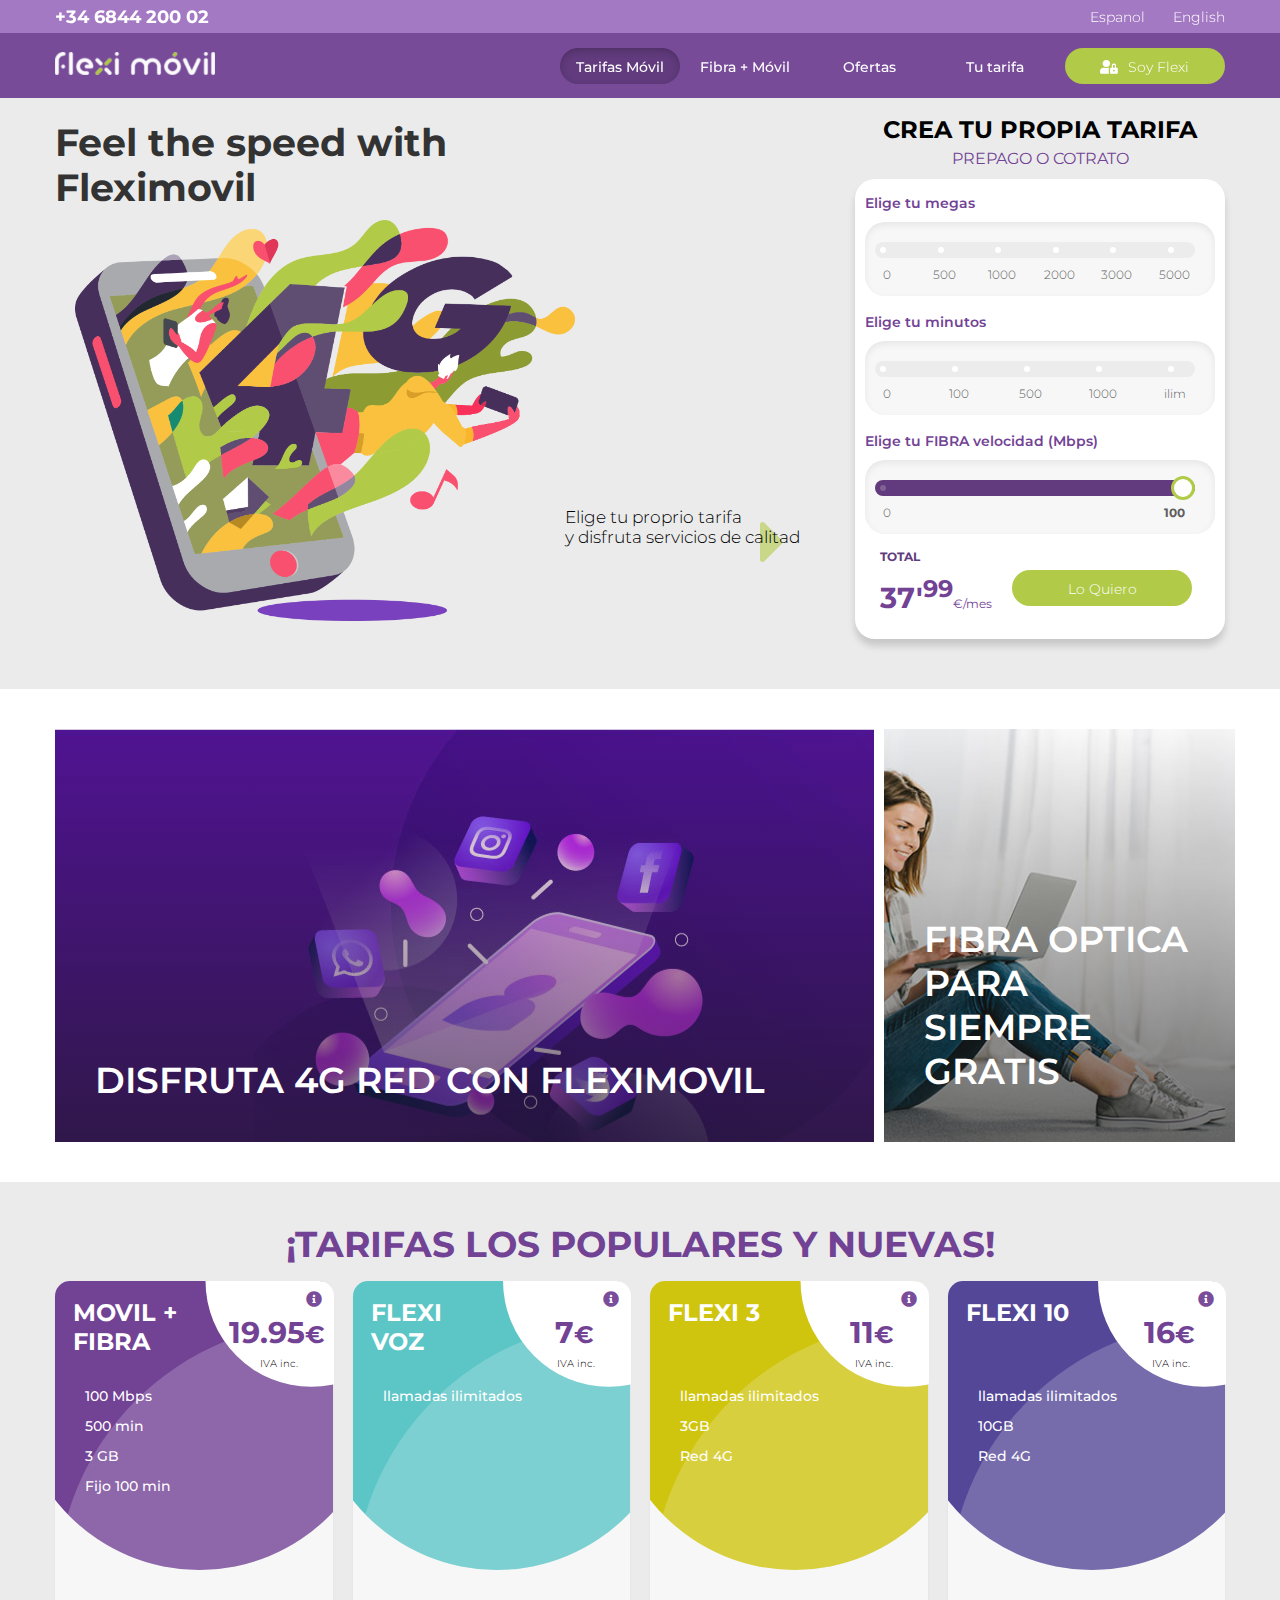
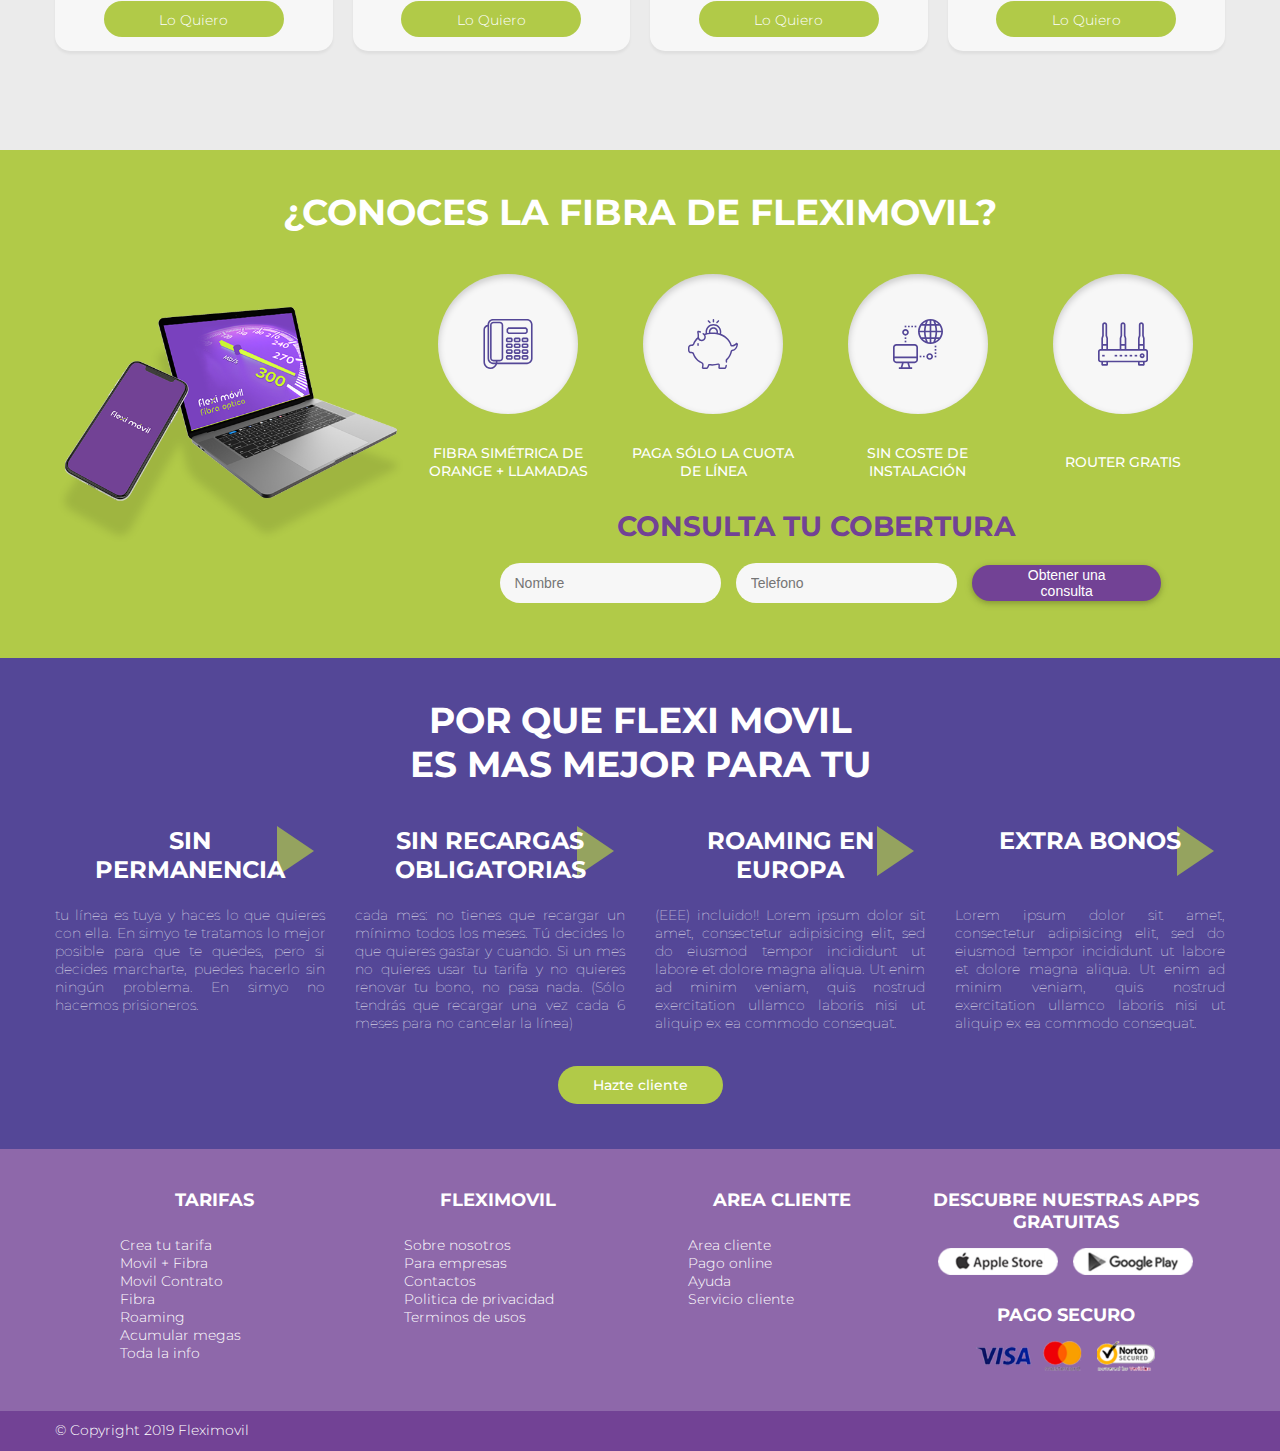
<file: index.html>
<!doctype html>
<html lang="es">
<head>
    <meta charset="utf-8">
    <meta name="viewport" content="width=device-width, initial-scale=1, shrink-to-fit=no">
    <meta http-equiv="x-ua-compatible" content="ie=edge">
    <title>Fleximovil - Fibra, Movil, Internet 4G</title>
    <!-- Font Awesome -->
    <link rel="stylesheet" href="https://use.fontawesome.com/releases/v5.8.1/css/all.css">
    <!-- Bootstrap core CSS -->
    <!--<link href="css/bootstrap.min.css" rel="stylesheet">-->
    <!--<link href="css/mdb.min.css" rel="stylesheet">-->
    <link rel="stylesheet" href="css/radios-to-slider.min.css">
    <!-- Your custom styles (optional) -->
    <link href="css/style.css" rel="stylesheet">
</head>
<body>
    <header class="header">
        <div class="header-topbar">
            <div class="wrapper topbar-wrapper">
                <div class="phoneNumber white-t">
                    <span>+34 6844 200 02</span>
                </div>
                <div class="langbar">
                    <a href="#" class="langbar-link">Espanol</a>
                    <a href="#" class="langbar-link">English</a>
                </div>
            </div>
        </div>
        <div id="header" class="header-wrapper wrapper grid gap middle">
            <div class="header-logo">
                <img src="img/fm-logo.png" alt="Fleximovil - Fibra, Movil, Internet 4G">
            </div>

            <div class="gap header-menu">
                <ul class="header-menu__list">
                    <li class="header-menu__item active"><a href="#" class="header-menu__link">Tarifas Móvil</a></li>
                    <li class="header-menu__item"><a href="#" class="header-menu__link">Fibra + Móvil</a></li>
                    <li class="header-menu__item"><a href="#" class="header-menu__link">Ofertas</a></li>
                    <li class="header-menu__item"><a href="#" class="header-menu__link">Tu tarifa</a></li>
                </ul>
                <div class="client-area">
                    <a href="#" class=" green-btn btn"><i class="fas fa-user-lock"></i><span>Soy Flexi</span></a>
                </div>
            </div>
            <div class="burger-menu">
                <a href="#" id="mobileMenu" class="burger menu-link white-t">&#9776;</a>
                <a href="#" id="mobileMenuClose" class="hide menu-link white-t">&times;</a>
            </div>

        </div>
        <!-- MOBILE NAV-->
        <div id="header-nav-mob" class="header-nav-mob">
            <div class="header-mob-menu">
                <ul class="header-mob-menu__list grid">
                    <li class="header-mob-menu__item grid">
                        <a href="#" class="header-mob-menu__link"><span class="lnr lnr-smartphone"></span>Tarifas Móvil</a>
                    </li>
                    <li class="header-mob-menu__item grid">
                        <a href="#" class="header-mob-menu__link"><span class="lnr lnr-laptop-phone"></span> Fibra + Móvil</a>
                    </li>
                    <li class="header-mob-menu__item grid">
                        <a href="#" class="header-mob-menu__link"><span class="lnr lnr-tag"></span> Ofertas</a>
                    </li>
                    <li class="header-mob-menu__item grid">
                        <a href="#" class="header-mob-menu__link"><span class="lnr lnr-star"></span> Tu tarifa</a>
                    </li>
                </ul>
                <div class="client-area-mob">
                    <a href="#" class="btn green-btn fullwidth">
                        <i class="fas fa-user-lock"></i><span>Soy Flexi</span>
                    </a>
                </div>
                <div class="header-nav-mob__bottom-menu">
                    <ul class="bottom-menu__list">
                        <li class="bottom-menu-item"><a href="#" class="bottom-menu-link">Empresas</a></li>
                        <li class="bottom-menu-item"><a href="#" class="bottom-menu-link">Ayuda</a></li>
                        <li class="bottom-menu-item"><a href="#" class="bottom-menu-link">Empresas</a></li>
                    </ul>
                </div>
            </div>
        </div>
        <!-- END MOBILE NAV-->
    </header>
    <section id="top" class="top-section">
        <div class="top-wrapper wrapper grid">
            <div class="offer grid">
                <h1>Feel the speed with Fleximovil</h1>
               <div class="slide-content">
                   <img src="img/main-promo.png" alt="" class="slide-pic">
                   <p class="description">
                       Elige tu proprio tarifa<br>
                       y disfruta servicios de calitad
                   </p>
               </div>


            </div>
            <div class="calculator">
                <h2>CREA TU PROPIA TARIFA<br><sub>prepago o cotrato</sub></h2>
                <form action="" class="grid">
                    <div class="form-item">
                        <h3>Elige tu megas</h3>
                        <div class="block calculator__block">
                            <div id="gigas" class="calculator__options">
                                <input id="0mb" name="options" type="radio">
                                <label for="0mb">0</label>
                                <input id="500mb" name="options" type="radio">
                                <label for="500mb">500</label>
                                <input id="1000mb" name="options" type="radio" checked>
                                <label for="1000mb">1000</label>
                                <input id="2000mb" name="options" type="radio">
                                <label for="2000mb">2000</label>
                                <input id="3000mb" name="options" type="radio">
                                <label for="3000mb">3000</label>
                                <input id="5000mb" name="options" type="radio">
                                <label for="5000mb">5000</label>
                            </div>
                        </div>
                    </div>
                    <div class="form-item">
                        <h3>Elige tu minutos</h3>
                        <div class="block calculator__block">
                            <div id="minutos" class="calculator__options">
                                <input id="0min" name="options" type="radio">
                                <label for="0min">0</label>
                                <input id="100min" name="options" type="radio">
                                <label for="100min">100</label>
                                <input id="500min" name="options" type="radio" checked>
                                <label for="500min">500</label>
                                <input id="1000min" name="options" type="radio">
                                <label for="1000min">1000</label>
                                <input id="ilimm" name="options" type="radio" >
                                <label for="ilimm">ilim</label>
                            </div>
                        </div>
                    </div>
                    <div class="form-item">
                        <h3>Elige tu FIBRA velocidad (Mbps)</h3>
                        <div class="block calculator__block">
                            <div id="fibra" class="calculator__options">
                                <input id="0mbps" name="options" type="radio">
                                <label for="0mbps">0</label>
                                <input id="100mbps" name="options" type="radio" checked>
                                <label for="100mbps">100</label>
                                <!-- <input id="600mbps" name="options" type="radio">
                                <label for="600mbps">600</label> -->
                            </div>
                        </div>
                    </div>
                    <div class="calculator-total">
                        <div class="calculator-sum">
                            <p class="heading">TOTAL</p>
                            <p class="total-sum">37'<sup>99</sup><span>€/mes</span></p>
                        </div>
                        <div class="calculator-cta">
                            <a href="#" class="link_item btn brand-green">Lo Quiero</a>
                        </div>
                    </div>
                </form>
            </div>
        </div>
    </section>
    <section id="promo" class="promos">
        <div class="promo-wrapper grid wrapper">
            <a href="#" class="offer-link wide-offer" style="background: url('/img/wide-offer.jpg') no-repeat right top;" title="DISFRUTA 4G RED CON FLEXIMOVIL"><span class="promo-title">DISFRUTA 4G RED CON FLEXIMOVIL</span></a>
            <a href="#" class="offer-link short-offer" title="FIBRA OPTICA PARA SIEMPRE GRATIS"><span class="promo-title">FIBRA OPTICA PARA SIEMPRE GRATIS</span></a>
        </div>
    </section>
    <section id="offers" class="offers">
        <div class="offers-wrapper wrapper">
            <h2>¡TARIFAS LOS POPULARES Y NUEVAS!</h2>
            <div class="product-list">
                <div class="product-item-widget">
                    <div class="product-card">
                        <div class="main-circle brandbg-v">
                            <div class="internal-circle"></div>
                            <h3 class="product-title white-t">MOVIL <span>+</span> FIBRA</h3>
                            <div class="corner-circle">
                                <a href="#" class="info-link">
                                    <span class="info-btn"><i class="fas fa-info-circle"></i></span></a>
                                <div class="corner-data">
                                    <p class="corner-price">19.95<span>€</span></p>
                                    <p class="iva">IVA inc.</p>
                                </div>

                            </div>
                            <div class="product-details">
                                <ul class="details-list">
                                    <li class="list-item white-t">100 Mbps</li>
                                    <li class="list-item white-t">500 min</li>
                                    <li class="list-item white-t">3 GB</li>
                                    <li class="list-item white-t">Fijo 100 min</li>
                                </ul>
                            </div>
                        </div>
                        <div class="card-cta">
                            <a href="#" class="link_item btn btn-rounded brand-green">Lo Quiero</a>
                        </div>
                    </div>
                </div>
                <div class="product-item-widget">
                    <div class="product-card">
                        <div class="main-circle cyanbg">
                            <div class="internal-circle"></div>
                            <h3 class="product-title white-t">FLEXI VOZ</h3>
                            <div class="corner-circle">
                                <a href="#" class="info-link">
                                    <span class="info-btn"><i class="fas fa-info-circle"></i></span></a>
                                <div class="corner-data">
                                    <p class="corner-price">7<span>€</span></p>
                                    <p class="iva">IVA inc.</p>
                                </div>

                            </div>
                            <div class="product-details">
                                <ul class="details-list">
                                    <li class="list-item white-t">llamadas ilimitados</li>
                                </ul>
                            </div>
                        </div>
                        <div class="card-cta">
                            <a href="#" class="link_item btn btn-rounded brand-green">Lo Quiero</a>
                        </div>
                    </div>
                </div>
                <div class="product-item-widget">
                    <div class="product-card">
                        <div class="main-circle dark-yellow">
                            <div class="internal-circle"></div>
                            <h3 class="product-title white-t">FLEXI 3</h3>
                            <div class="corner-circle">
                                <a href="#" class="info-link">
                                    <span class="info-btn"><i class="fas fa-info-circle"></i></span></a>
                                <div class="corner-data">
                                    <p class="corner-price">11<span>€</span></p>
                                    <p class="iva">IVA inc.</p>
                                </div>

                            </div>
                            <div class="product-details">
                                <ul class="details-list">
                                    <li class="list-item white-t">llamadas ilimitados</li>
                                    <li class="list-item white-t">3GB</li>
                                    <li class="list-item white-t">Red 4G</li>
                                </ul>
                            </div>
                        </div>
                        <div class="card-cta">
                            <a href="#" class="link_item btn btn-rounded brand-green">Lo Quiero</a>
                        </div>
                    </div>
                </div>
                <div class="product-item-widget">
                    <div class="product-card">
                        <div class="main-circle dark-violet">
                            <div class="internal-circle"></div>
                            <h3 class="product-title white-t">FLEXI 10</h3>
                            <div class="corner-circle">
                                <a href="#" class="info-link">
                                    <span class="info-btn"><i class="fas fa-info-circle"></i></span></a>
                                <div class="corner-data">
                                    <p class="corner-price">16<span>€</span></p>
                                    <p class="iva">IVA inc.</p>
                                </div>

                            </div>
                            <div class="product-details">
                                <ul class="details-list">
                                    <li class="list-item white-t">llamadas ilimitados</li>
                                    <li class="list-item white-t">10GB</li>
                                    <li class="list-item white-t">Red 4G</li>
                                </ul>
                            </div>
                        </div>
                        <div class="card-cta">
                            <a href="#" class="link_item btn btn-rounded brand-green">Lo Quiero</a>
                        </div>
                    </div>
                </div>
            </div>
        </div>
    </section>
    <section id="fibra-check" class="fibra-check">
        <div class="fibra-wrapper wrapper">
            <h2 class="section-title white-t">¿Conoces la fibra de Fleximovil?</h2>
            <div class="fibra-check-content grid">
                <div class="fibra-check-pic">
                    <img src="img/fibra-check.png" alt="Fibra check">
                </div>
                <div class="fibra-check-adv">
                    <ul class="fibra-advantages-list grid white-t">
                        <li class="advantages-item">
                            <div class="svg-icon">
                                <svg version="1.2" baseProfile="tiny" id="Capa_1" xmlns="http://www.w3.org/2000/svg" xmlns:xlink="http://www.w3.org/1999/xlink" x="0px" y="0px" viewBox="0 0 438.7 438.7" xml:space="preserve">
                                    <g>
                                        <path d="M386.4,0h-298C61.6,0,39.7,21.8,39.7,48.6v2.7C19.3,54.7,3.7,72.5,3.7,93.9v283.4c0,33.9,27.6,61.5,61.5,61.5
                                            c27.3,0,50.6-18,58.5-42.7h262.7c26.8,0,48.6-21.8,48.6-48.6V48.6C435,21.8,413.2,0,386.4,0z M65.1,424.7
                                            c-26.2,0-47.5-21.3-47.5-47.5V93.9c0-13.6,9.4-25.1,22.1-28.2v281.7c0,26.8,21.8,48.6,48.6,48.6h20.4
                                            C101.4,412.9,84.7,424.7,65.1,424.7z M421,347.4c0,19.1-15.5,34.6-34.6,34.6h-260c0.1-1.6,0.2-3.2,0.2-4.8v-4.9h21.1
                                            c16.4,0,29.7-13.3,29.7-29.7V53.4c0-16.4-13.3-29.7-29.7-29.7H91.5c-16.4,0-29.7,13.3-29.7,29.7v289.3c0,16.4,13.3,29.7,29.7,29.7
                                            h21.1v4.9c0,1.6-0.1,3.2-0.2,4.8h-24c-19.1,0-34.6-15.5-34.6-34.6V48.6C53.7,29.5,69.3,14,88.4,14h298c19.1,0,34.6,15.5,34.6,34.6
                                            L421,347.4L421,347.4z M91.5,358.4c-8.7,0-15.7-7-15.7-15.7V53.4c0-8.7,7-15.7,15.7-15.7h56.2c8.7,0,15.7,7,15.7,15.7v289.3
                                            c0,8.7-7,15.7-15.7,15.7L91.5,358.4L91.5,358.4z"/>
                                        <path d="M349.1,163.1L339,173.3v20.9l10.2,10.2h39l10.2-10.2v-20.9l-10.2-10.2H349.1z M384.4,188.4l-2,2h-27.4l-2-2v-9.3l2-2h27.4
                                            l2,2V188.4z"/>
                                        <path d="M280.2,163.1L270,173.3v20.9l10.2,10.2h39l10.2-10.2v-20.9l-10.2-10.2H280.2z M315.4,188.4l-2,2H286l-2-2v-9.3l2-2h27.4
                                            l2,2V188.4z"/>
                                        <path d="M211.2,163.1l-10.2,10.2v20.9l10.2,10.2h39l10.2-10.2v-20.9l-10.2-10.2H211.2z M246.4,188.4l-2,2H217l-2-2v-9.3l2-2h27.4
                                            l2,2V188.4z"/>
                                        <path d="M349.1,214.2L339,224.4v20.9l10.2,10.2h39l10.2-10.2v-20.9l-10.2-10.2H349.1z M384.4,239.4l-2,2h-27.4l-2-2v-9.3l2-2h27.4
                                            l2,2V239.4z"/>
                                        <path d="M280.2,214.2L270,224.4v20.9l10.2,10.2h39l10.2-10.2v-20.9l-10.2-10.2H280.2z M315.4,239.4l-2,2H286l-2-2v-9.3l2-2h27.4
                                            l2,2V239.4z"/>
                                        <path d="M211.2,214.2l-10.2,10.2v20.9l10.2,10.2h39l10.2-10.2v-20.9l-10.2-10.2H211.2z M246.4,239.4l-2,2H217l-2-2v-9.3l2-2h27.4
                                            l2,2V239.4z"/>
                                        <path d="M349.1,265.3L339,275.5v20.9l10.2,10.2h39l10.2-10.2v-20.9l-10.2-10.2L349.1,265.3L349.1,265.3z M384.4,290.5l-2,2h-27.4
                                            l-2-2v-9.3l2-2h27.4l2,2V290.5z"/>
                                        <path d="M280.2,265.3L270,275.5v20.9l10.2,10.2h39l10.2-10.2v-20.9l-10.2-10.2L280.2,265.3L280.2,265.3z M315.4,290.5l-2,2H286
                                            l-2-2v-9.3l2-2h27.4l2,2V290.5z"/>
                                        <path d="M211.2,265.3l-10.2,10.2v20.9l10.2,10.2h39l10.2-10.2v-20.9l-10.2-10.2L211.2,265.3L211.2,265.3z M246.4,290.5l-2,2H217
                                            l-2-2v-9.3l2-2h27.4l2,2V290.5z"/>
                                        <path d="M349.1,316.4L339,326.5v20.9l10.2,10.2h39l10.2-10.2v-20.9l-10.2-10.2H349.1z M384.4,341.6l-2,2h-27.4l-2-2v-9.3l2-2h27.4
                                            l2,2V341.6z"/>
                                        <path d="M280.2,316.4L270,326.5v20.9l10.2,10.2h39l10.2-10.2v-20.9l-10.2-10.2H280.2z M315.4,341.6l-2,2H286l-2-2v-9.3l2-2h27.4
                                            l2,2V341.6z"/>
                                        <path d="M211.2,316.4l-10.2,10.2v20.9l10.2,10.2h39l10.2-10.2v-20.9l-10.2-10.2H211.2z M246.4,341.6l-2,2H217l-2-2v-9.3l2-2h27.4
                                            l2,2V341.6z"/>
                                        <path d="M377.4,132.5l15.5-15.5V88.8l-15.5-15.5H222l-15.5,15.5v28.2l15.5,15.5H377.4z M220.5,94.6l7.3-7.3h143.9l7.3,7.3v16.6
                                            l-7.3,7.3H227.8l-7.3-7.3V94.6z"/>
                                    </g>
                                </svg>
                            </div>
                            <p class="adv-title">Fibra Simétrica de Orange + llamadas</p>
                        </li>
                        <li class="advantages-item">
                            <div class="svg-icon">
                                <svg version="1.2" baseProfile="tiny" id="Слой_1" xmlns="http://www.w3.org/2000/svg" xmlns:xlink="http://www.w3.org/1999/xlink" x="0px" y="0px" viewBox="0 0 512 512" xml:space="preserve">
                                    <path d="M224.7,43.9c-2,0-4-0.8-5.5-2.4l-15.8-17c-2.8-3-2.6-7.8,0.4-10.6c3-2.8,7.8-2.6,10.6,0.4l15.8,17c2.8,3,2.6,7.8-0.4,10.6
                                        C228.4,43.3,226.6,43.9,224.7,43.9z"/>
                                    <path d="M296.2,43.9c-1.8,0-3.7-0.7-5.1-2c-3-2.8-3.2-7.6-0.4-10.6l15.8-17c2.8-3,7.6-3.2,10.6-0.4c3,2.8,3.2,7.6,0.4,10.6l-15.8,17
                                        C300.2,43.1,298.2,43.9,296.2,43.9z"/>
                                    <path d="M260.5,36.9c-4.1,0-7.5-3.4-7.5-7.5v-22c0-4.1,3.4-7.5,7.5-7.5c4.1,0,7.5,3.4,7.5,7.5v22C267.9,33.6,264.6,36.9,260.5,36.9z
                                        "/>
                                    <path d="M95.5,253.3V268c0,4.1,3.4,7.5,7.5,7.5s7.5-3.4,7.5-7.5v-14.7c0-4.1-3.4-7.5-7.5-7.5S95.5,249.2,95.5,253.3z"/>
                                    <path d="M504,245c-5.4-2.3-11.5-0.8-15.3,3.6c-11.2,13.2-27.8,17.4-39.8,18.6c-0.6,0.1-1.1-0.3-1.3-0.9c-3-10.3-7.1-20.4-12.4-30.1
                                        c-6.5-12.1-14.5-23.4-23.6-33.7c-19.8-22.3-44.9-39.5-73.2-50.5c1.7-6.5,2.6-13.3,2.6-20.4c0-44.5-36.2-80.6-80.6-80.6
                                        c-44.5,0-80.6,36.2-80.6,80.6c0,5.2,0.5,10.4,1.5,15.3c-4.8,1.2-9.6,2.6-14.2,4c-2.1-2.1-4.2-4.1-6.4-6c-3.1-2.7-7.9-2.3-10.6,0.8
                                        c-2.7,3.1-2.3,7.9,0.8,10.6c3.8,3.2,7.2,6.8,10.4,10.5c6.8,8.1,8.2,18.8,3.9,28.5c-4.4,9.8-13.4,15.9-24.2,16.3l-0.2,0
                                        c-13.1,0.4-24.8-8.8-27.8-22c-1-4.3-0.7-9.2-0.4-14.3c0.2-3.6,0.4-7.3,0.3-11.1c-0.5-10.2-2.1-20.3-3.7-29.2c5.1,1.4,9.9,3,14.5,4.9
                                        c3.8,1.6,8.2-0.3,9.8-4.1c1.6-3.8-0.3-8.2-4.1-9.8c-6.2-2.5-12.8-4.6-19.6-6.3c-4.3-1.1-8.8,0.1-12,3.2c-3.2,3.1-4.6,7.5-3.8,11.8
                                        c1.8,9.5,3.6,19.8,4,30.1c0.1,3-0.1,6.2-0.3,9.5c-0.3,4.3-0.5,8.7-0.1,13.1c-21.4,17.7-37,39.6-46.3,65.2c-1.9,5.2-6.9,8.8-12.5,8.8
                                        h-6.7C14.4,261.8,0,276.3,0,294v25.3c0,17.8,14.4,32.2,32.2,32.2h4.2c5.8,0,11,3.7,12.8,9.2l0.1,0.1c8.6,25.3,21,41.5,37,58
                                        c6.9,7.1,14,13.4,21.2,19c3.9,3,8,5.8,12,8.4c3.3,2.1,6.8,3.7,10.3,5.3c5.3,2.5,10.4,4.8,13.4,8.1c2.2,2.5,2.3,4.9,1.8,11.2
                                        l-0.1,1.6c-0.5,7.7-1.9,16.5-3.1,24.2c-0.6,3.8,0.5,7.7,3,10.6c2.5,2.9,6.1,4.6,10,4.6h36.5c3.2,0,6.2-1.2,8.5-3.3
                                        c2.2-2,13.4-12.8,18.3-31.7c0-0.1,0.3-0.3,0.5-0.2c9.2,1,18.6,1.5,27.9,1.5c22,0,43.7-2.9,64.4-8.5c0.1,0,0.2-0.1,0.4,0.1
                                        c0.2,0.1,0.2,0.3,0.2,0.4c0.7,10.3-0.1,22.1-1,26.7c-0.7,3.7,0.3,7.5,2.7,10.5c2.4,2.9,6,4.6,9.8,4.6h55.6c4.7,0,9-2.5,11.2-6.6
                                        c3.9-7.2,6.8-16.5,8.7-27.7c0.7-4.1-2.1-7.9-6.2-8.6c-4.1-0.7-7.9,2.1-8.6,6.2c-1.4,8.8-3.6,16.1-6.4,21.7h-51.7
                                        c0.9-6.9,1.4-18.3,0.8-27.9c-0.3-4.6-2.7-8.8-6.5-11.5c-3.8-2.7-8.5-3.5-13-2.3c-19.5,5.3-39.8,8-60.5,8c-8.7,0-17.6-0.5-26.2-1.5
                                        c-7.6-0.9-14.8,4-16.7,11.3c-3,11.6-9.5,20.1-13.2,23.8h-33.5c1.2-7.5,2.4-15.8,2.9-23.5l0.1-1.5c0.5-6.6,1-14.9-5.6-22.3
                                        c-5.1-5.7-12.1-8.9-18.3-11.7c-3.1-1.4-6.1-2.8-8.5-4.3c-3.6-2.3-7.3-4.8-10.9-7.6c-6.6-5.1-13.2-11-19.5-17.5
                                        c-14.6-15.1-25.9-29.8-33.6-52.4l0-0.1c-3.9-11.6-14.8-19.4-27-19.4h-4.2c-9.5,0-17.2-7.7-17.2-17.2V294c0-9.5,7.7-17.2,17.2-17.2
                                        h6.7c11.8,0,22.5-7.5,26.5-18.6c7.7-21.1,20-39.3,36.9-54.6c7.3,14,21.7,23.2,37.7,23.2c0.5,0,0.9,0,1.4,0l0.2,0
                                        c16.3-0.5,30.6-10.2,37.3-25.1c5.6-12.5,4.8-26.4-1.7-37.9c16.8-4.9,34.9-8.1,53.7-9.7c22.3-1.8,42-1.4,60.2,1.1
                                        c43,6,81.8,26.4,109.4,57.4c8.4,9.4,15.7,19.8,21.7,30.9c4.7,8.7,8.5,17.8,11.2,27.1c2.2,7.5,9.4,12.3,17.1,11.6
                                        c13.5-1.3,31.9-5.8,46-19.7c-3.4,22.2-14.6,47.4-46.7,53.2c-6.7,1.2-12,6.5-13.2,13.1c-9.2,52.4-48.5,86.1-48.9,86.5
                                        c-1.9,1.6-2.9,4.1-2.6,6.6c0,0.1,0.9,8.3,1.1,19.6c0.1,4.1,3.5,7.4,7.6,7.4c4.1-0.1,7.4-3.5,7.4-7.6c-0.1-7.4-0.5-13.5-0.8-17.1
                                        c10.1-9.4,42.4-43,51.1-92.7c0.1-0.5,0.5-0.9,1.1-1c34.2-6.2,55.4-31.7,59.6-71.8C512.5,252.7,509.3,247.3,504,245z M291.2,140.2
                                        c-18.8-2.5-38.9-2.8-61.6-1c-0.1,0-0.1,0-0.2,0c-0.6-2.4-0.9-4.8-0.9-7.4c0-17.6,14.3-31.9,31.9-31.9c17.6,0,31.9,14.3,31.9,31.9
                                        C292.3,134.7,291.9,137.5,291.2,140.2z M324.3,147.3c-6-1.8-12.1-3.4-18.2-4.6c0.8-3.5,1.3-7.1,1.3-10.8c0-25.8-21-46.8-46.8-46.8
                                        c-25.8,0-46.8,21-46.8,46.8c0,3.1,0.3,6.1,0.9,9c-6.3,0.8-12.5,1.8-18.6,3.1c-0.7-3.9-1.1-7.9-1.1-12c0-36.2,29.5-65.7,65.7-65.7
                                        c36.2,0,65.7,29.5,65.7,65.7C326.1,137.2,325.5,142.3,324.3,147.3z"/>
                                    </svg>
                            </div>
                            <p class="adv-title">Paga sólo la cuota de línea</p>
                        </li>
                        <li class="advantages-item">
                            <div class="svg-icon">
                                <svg version="1.2" baseProfile="tiny" id="Слой_1" xmlns="http://www.w3.org/2000/svg" xmlns:xlink="http://www.w3.org/1999/xlink" x="0px" y="0px" viewBox="0 0 750 750" xml:space="preserve">
                                    <g id="surface1">
                                        <path d="M562.5,0C458.9,0,375,83.9,375,187.5S458.9,375,562.5,375S750,291.1,750,187.5C749.9,84,666,0.1,562.5,0z M400.6,200h64
                                            c0.8,25.2,3.9,50.4,9.4,75h-48.2C411.3,252.5,402.7,226.7,400.6,200z M575,75V25.6c9.4,0.7,18.8,2.3,28,4.7
                                            c6.7,14.5,12.4,29.4,17.1,44.7H575z M627.1,100c5.9,24.6,9.3,49.7,10.2,75H575v-75H627.1z M550,75h-43.3
                                            c4.8-15.3,10.5-30.2,17.2-44.8l-0.6-0.2c8.8-2.2,17.7-3.7,26.7-4.4V75z M550,100v75h-60.4c0.8-25.3,4.2-50.4,10.2-75H550z
                                             M464.6,175h-64c2-26.7,10.7-52.5,25.2-75H474C468.5,124.6,465.4,149.8,464.6,175z M489.6,200H550v75h-50.2
                                            C493.8,250.4,490.4,225.3,489.6,200L489.6,200z M550,300v49.4c-9-0.7-17.9-2.2-26.7-4.3l0.6-0.3c-6.7-14.5-12.4-29.5-17.2-44.8H550
                                            z M575,300h45.1c-4.8,15.2-10.5,30.2-17.1,44.7c-9.2,2.4-18.5,3.9-28,4.7V300z M575,275v-75h62.2c-0.8,25.3-4.2,50.4-10.2,75H575z
                                             M662.2,200h62.1c-2,26.7-10.7,52.5-25.2,75h-46.4C658.3,250.4,661.5,225.2,662.2,200z M662.2,175c-0.8-25.2-3.9-50.4-9.4-75h46.4
                                            c14.5,22.5,23.1,48.3,25.2,75H662.2z M679.5,75h-33.2c-3.2-11-6.9-21.9-11.1-32.6C651.7,50.7,666.7,61.7,679.5,75z M492,41.3
                                            c-4.3,11.1-8.1,22.3-11.4,33.7h-35C458.9,61.1,474.6,49.7,492,41.3z M445.5,300h35c3.3,11.3,7.1,22.6,11.4,33.7
                                            C474.6,325.3,458.9,313.9,445.5,300z M635.2,332.6c4.2-10.7,7.8-21.6,11.1-32.6h33.2C666.7,313.3,651.7,324.3,635.2,332.6z"/>
                                        <path d="M50,662.5h83.4L115.6,725H87.5v25h200v-25h-28.1l-17.9-62.5H325c27.6,0,50-22.4,50-50V425c0-27.6-22.4-50-50-50H50
                                            c-27.6,0-50,22.4-50,50v187.5C0,640.1,22.4,662.5,50,662.5z M233.4,725h-91.8l17.8-62.5h56.2L233.4,725z M325,637.5H50
                                            c-13.8,0-25-11.2-25-25v-25h325v25C350,626.3,338.8,637.5,325,637.5z M50,400h275c13.8,0,25,11.2,25,25v137.5H25V425
                                            C25,411.2,36.2,400,50,400z"/>
                                        <path d="M325,100h25v25h-25V100z"/>
                                        <path d="M275,100h25v25h-25V100z"/>
                                        <path d="M225,100h25v25h-25V100z"/>
                                        <path d="M175,100h25v25h-25V100z"/>
                                        <path d="M175,275h25v25h-25V275z"/>
                                        <path d="M175,325h25v25h-25V325z"/>
                                        <path d="M400,550h25v25h-25V550z"/>
                                        <path d="M237.5,200c0-27.6-22.4-50-50-50s-50,22.4-50,50s22.4,50,50,50S237.5,227.6,237.5,200z M187.5,225c-13.8,0-25-11.2-25-25
                                            s11.2-25,25-25s25,11.2,25,25S201.3,225,187.5,225z"/>
                                        <path d="M600,562.5c0-27.6-22.4-50-50-50s-50,22.4-50,50s22.4,50,50,50S600,590.1,600,562.5z M525,562.5c0-13.8,11.2-25,25-25
                                            s25,11.2,25,25s-11.2,25-25,25S525,576.3,525,562.5z"/>
                                        <path d="M450,550h25v25h-25V550z"/>
                                        <path d="M625,550h25v25h-25V550z"/>
                                        <path d="M625,500h25v25h-25V500z"/>
                                        <path d="M625,450h25v25h-25V450z"/>
                                        <path d="M625,400h25v25h-25V400z"/>
                                    </g>
                                </svg>
                            </div>
                            <p class="adv-title">Sin coste de instalación</p>
                        </li>
                        <li class="advantages-item">
                            <div class="svg-icon">
                                <svg version="1.2" baseProfile="tiny" id="Слой_1" xmlns="http://www.w3.org/2000/svg" xmlns:xlink="http://www.w3.org/1999/xlink" x="0px" y="0px" viewBox="0 0 750 750" xml:space="preserve">
                                    <g id="surface1">
                                        <path d="M712.5,450H700V287.5c0-1.3-0.2-2.7-0.6-3.9L687.5,248V87.5c0-20.7-16.8-37.5-37.5-37.5s-37.5,16.8-37.5,37.5V248
                                            l-11.9,35.6c-0.4,1.3-0.6,2.6-0.6,3.9V450H425V287.5c0-1.3-0.2-2.7-0.6-3.9L412.5,248V87.5c0-20.7-16.8-37.5-37.5-37.5
                                            s-37.5,16.8-37.5,37.5V248l-11.9,35.6c-0.4,1.3-0.6,2.6-0.6,3.9V450H150V287.5c0-1.3-0.2-2.7-0.6-3.9L137.5,248V87.5
                                            c0-20.7-16.8-37.5-37.5-37.5S62.5,66.8,62.5,87.5V248l-11.9,35.6c-0.4,1.3-0.6,2.6-0.6,3.9V450H37.5C16.8,450,0,466.8,0,487.5v125
                                            C0,633.2,16.8,650,37.5,650H50v37.5c0,6.9,5.6,12.5,12.5,12.5h75c6.9,0,12.5-5.6,12.5-12.5V650h450v37.5c0,6.9,5.6,12.5,12.5,12.5
                                            h75c6.9,0,12.5-5.6,12.5-12.5V650h12.5c20.7,0,37.5-16.8,37.5-37.5v-125C750,466.8,733.2,450,712.5,450z M636.9,253.9
                                            c0.4-1.3,0.6-2.6,0.6-3.9V87.5c0-6.9,5.6-12.5,12.5-12.5s12.5,5.6,12.5,12.5V250c0,1.3,0.2,2.7,0.6,3.9l11.9,35.6V375h-50v-85.5
                                            L636.9,253.9z M625,400h50v50h-50V400z M361.9,253.9c0.4-1.3,0.6-2.6,0.6-3.9V87.5c0-6.9,5.6-12.5,12.5-12.5s12.5,5.6,12.5,12.5
                                            V250c0,1.3,0.2,2.7,0.6,3.9l11.9,35.6V375h-50v-85.5L361.9,253.9z M350,400h50v50h-50V400z M86.9,253.9c0.4-1.3,0.6-2.6,0.6-3.9
                                            V87.5c0-6.9,5.6-12.5,12.5-12.5s12.5,5.6,12.5,12.5V250c0,1.3,0.2,2.7,0.6,3.9l11.9,35.6V375H75v-85.5L86.9,253.9z M75,400h50v50
                                            H75V400z M125,675H75v-25h50V675z M675,675h-50v-25h50V675z M725,612.5c0,6.9-5.6,12.5-12.5,12.5h-675c-6.9,0-12.5-5.6-12.5-12.5
                                            v-125c0-6.9,5.6-12.5,12.5-12.5h675c6.9,0,12.5,5.6,12.5,12.5V612.5z"/>
                                        <path d="M662.5,512.5c-20.7,0-37.5,16.8-37.5,37.5s16.8,37.5,37.5,37.5S700,570.7,700,550S683.2,512.5,662.5,512.5z M662.5,562.5
                                            c-6.9,0-12.5-5.6-12.5-12.5s5.6-12.5,12.5-12.5S675,543.1,675,550S669.4,562.5,662.5,562.5z"/>
                                        <path d="M250,537.5h37.5v25H250V537.5z"/>
                                        <path d="M325,537.5h37.5v25H325V537.5z"/>
                                        <path d="M400,537.5h37.5v25H400V537.5z"/>
                                        <path d="M475,537.5h37.5v25H475V537.5z"/>
                                        <path d="M550,537.5h37.5v25H550V537.5z"/>
                                        <path d="M62.5,537.5H100v25H62.5V537.5z"/>
                                    </g>
                                </svg>
                            </div>
                            <p class="adv-title">Router gratis</p>
                        </li>
                    </ul>
                    <h4 class="brand-v">Consulta tu cobertura</h4>
                    <form class="fibra-check-frm">
                        <div class="fibra-check-inputs grid">
                            <input id="" name="" type="text" placeholder="Nombre" class="rounded" required="">
                            <input id="Telefono" name="Telefono" type="number" placeholder="Telefono" class="rounded" required="">
                            <button id="enviar" name="enviar" class="brandbg-v btn btn-rounded">Obtener una consulta</button>
                            <!--<div class="fibra-check-button">-->
                                <!---->
                            <!--</div>-->

                        </div>


                    </form>
                </div>
            </div>
        </div>
    </section>
    <section id="why-fleximovil" class="why-fleximovil">
        <div class="wrapper">
            <h2 class="white-t">POR QUE FLEXI MOVIL<br>
                ES MAS MEJOR PARA TU</h2>
            <div class="reasons-wrapper">
                <div class="reasons-item">
                    <h3 class="white-t">SIN PERMANENCIA</h3>
                    <p class="white-t">tu línea es tuya y haces lo que quieres con ella. En simyo te tratamos lo mejor posible para que te quedes, pero si decides marcharte, puedes hacerlo sin ningún problema. En simyo no hacemos prisioneros.</p>
                </div>
                <div class="reasons-item">
                    <h3 class="white-t">SIN RECARGAS OBLIGATORIAS</h3>
                    <p class="white-t">cada mes: no tienes que recargar un mínimo todos los meses. Tú decides lo que quieres gastar y cuando. Si un mes no quieres usar tu tarifa y no quieres renovar tu bono, no pasa nada. (Sólo tendrás que recargar una vez cada 6 meses para no cancelar la línea)</p>
                </div>
                <div class="reasons-item">
                    <h3 class="white-t">ROAMING EN EUROPA</h3>
                    <p class="white-t">(EEE) incluido!! Lorem ipsum dolor sit amet, consectetur adipisicing elit, sed do eiusmod tempor incididunt ut labore et dolore magna aliqua. Ut enim ad minim veniam, quis nostrud exercitation ullamco laboris nisi ut aliquip ex ea commodo consequat.</p>
                </div>
                <div class="reasons-item">
                    <h3 class="white-t">EXTRA BONOS</h3>
                    <p class="white-t">Lorem ipsum dolor sit amet, consectetur adipisicing elit, sed do eiusmod tempor incididunt ut labore et dolore magna aliqua. Ut enim ad minim veniam, quis nostrud exercitation ullamco laboris nisi ut aliquip ex ea commodo consequat. </p>
                </div>
            </div>
            <div class="card-cta">
                <a href="#" class="link_item rounded brand-green cta-btn">Hazte cliente</a>
            </div>
        </div>
    </section>
    <footer class="footer">
        <div class="footer-nav">
            <div class="footer-wrapper wrapper">
                <div class="footer-column">
                    <h3 class="white-t">TARIFAS</h3>
                    <ul class="menu-list">
                        <li class="menu-item"><a href="#" class="menu-item-link white-t">Crea tu tarifa</a></li>
                        <li class="menu-item"><a href="#" class="menu-item-link white-t">Movil + Fibra</a></li>
                        <li class="menu-item"><a href="#" class="menu-item-link white-t">Movil Contrato</a></li>
                        <li class="menu-item"><a href="#" class="menu-item-link white-t">Fibra</a></li>
                        <li class="menu-item"><a href="#" class="menu-item-link white-t">Roaming</a></li>
                        <li class="menu-item"><a href="#" class="menu-item-link white-t">Acumular megas</a></li>
                        <li class="menu-item"><a href="#" class="menu-item-link white-t">Toda la info</a></li>
                    </ul>
                </div>
                <div class="footer-column">
                    <h3 class="white-t">FLEXIMOVIL</h3>
                    <ul class="menu-list">
                        <li class="menu-item"><a href="#" class="menu-item-link white-t">Sobre nosotros</a></li>
                        <li class="menu-item"><a href="#" class="menu-item-link white-t">Para empresas</a></li>
                        <li class="menu-item"><a href="#" class="menu-item-link white-t">Contactos</a></li>
                        <li class="menu-item"><a href="#" class="menu-item-link white-t">Politica de privacidad</a></li>
                        <li class="menu-item"><a href="#" class="menu-item-link white-t">Terminos de usos</a></li>
                    </ul>
                </div>
                <div class="footer-column">
                    <h3 class="white-t">AREA CLIENTE</h3>
                    <ul class="menu-list">
                        <li class="menu-item"><a href="#" class="menu-item-link white-t">Area cliente</a></li>
                        <li class="menu-item"><a href="#" class="menu-item-link white-t">Pago online</a></li>
                        <li class="menu-item"><a href="#" class="menu-item-link white-t">Ayuda</a></li>
                        <li class="menu-item"><a href="#" class="menu-item-link white-t">Servicio cliente</a></li>
                    </ul>
                </div>
                <div class="footer-column">
                    <h3 class="white-t">
                        DESCUBRE NUESTRAS APPS GRATUITAS
                    </h3>
                    <div class="apps">
                        <a href="#" class="apps-btn">
                            <img src="img/apple-btn.png" alt="">
                        </a>
                        <a href="#" class="apps-btn">
                            <img src="img/google-play-btn.png" alt="">
                        </a>
                    </div>
                    <h3 class="white-t">PAGO SECURO</h3>
                        <div class="payments-icons">
                            <img src="img/safe-payments.png" alt="">
                        </div>

                </div>
            </div>
        </div>
        <div class="footer-copyrights brandbg-v">
            <div class="wrapper">
                <span class="white-t">&copy; Copyright 2019 <a href="#" class="copyright-link white-t">Fleximovil</a></span>
            </div>
        </div>
    </footer>
    <script type="text/javascript" src="js/jquery-3.4.0.min.js"></script>
    <!-- Bootstrap tooltips -->
    <script type="text/javascript" src="js/popper.min.js"></script>
    <!-- Bootstrap core JavaScript -->
    <!--<script type="text/javascript" src="js/bootstrap.min.js"></script>-->
    <!-- MDB core JavaScript -->
    <script type="text/javascript" src="js/jquery.radios-to-slider.js"></script>
    <!--<script type="text/javascript" src="js/mdb.min.js"></script>-->
    <script type="text/javascript" src="js/custom.js"></script>

</body>
</html>
</file>
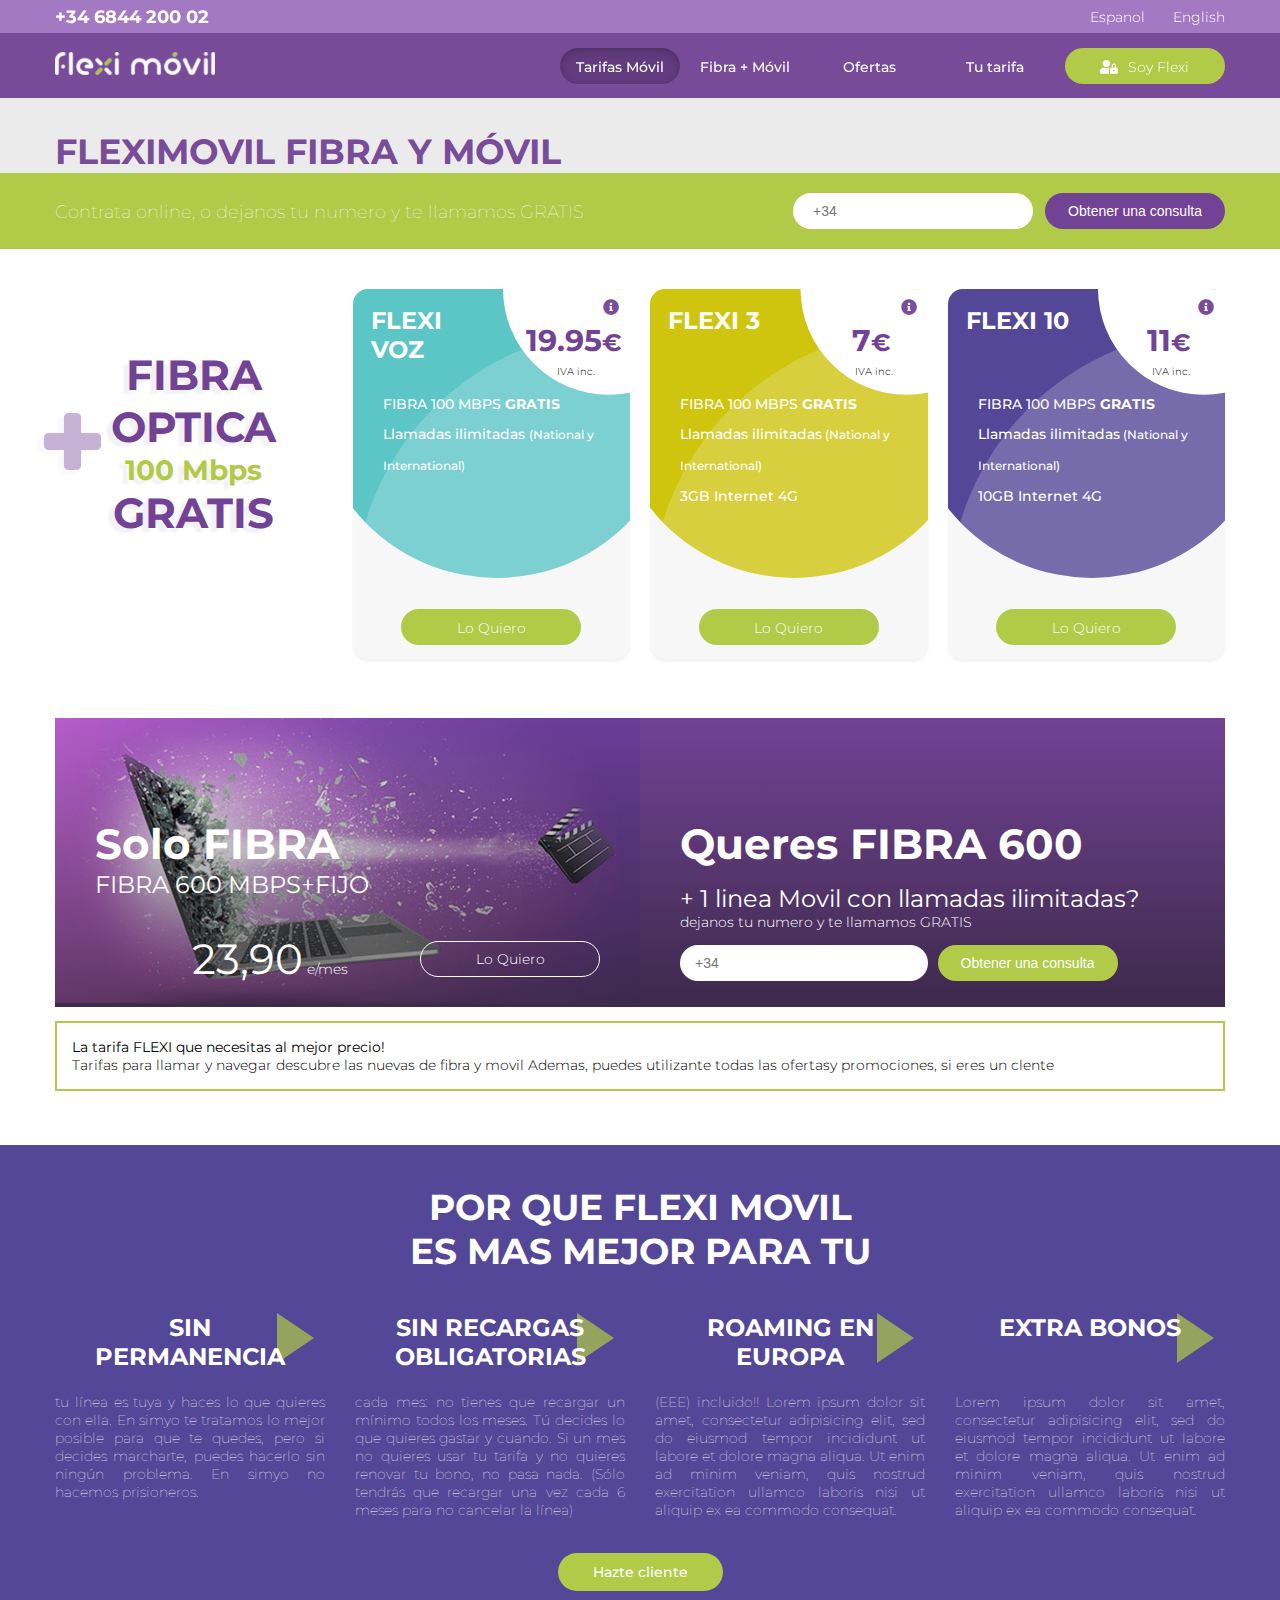
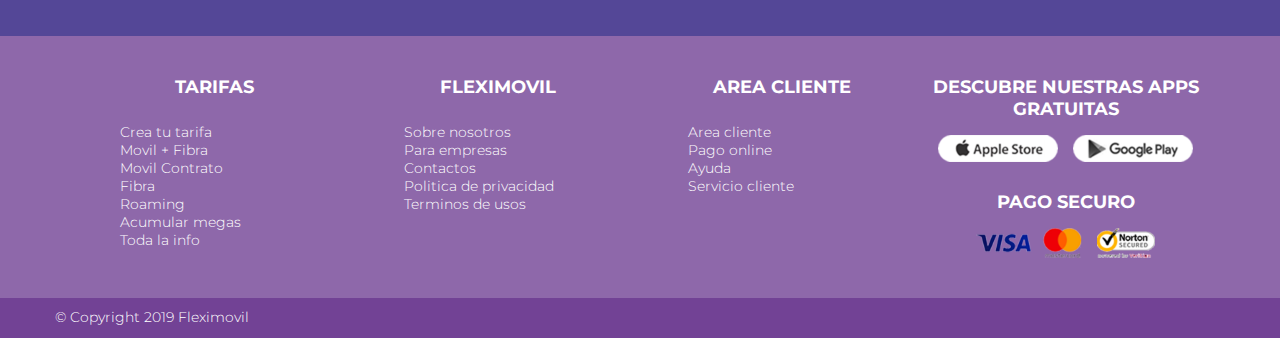
<file: fibra-movil.html>
<!doctype html>
<html lang="es">
<head>
    <meta charset="utf-8">
    <meta name="viewport" content="width=device-width, initial-scale=1, shrink-to-fit=no">
    <meta http-equiv="x-ua-compatible" content="ie=edge">
    <title>Fibra Gratis + Movil 4G | FIBRA OPTICA 600 Mbps </title>
    <!-- Font Awesome -->
    <link rel="stylesheet" href="https://use.fontawesome.com/releases/v5.8.1/css/all.css">
    <!--&lt;!&ndash; Bootstrap core CSS &ndash;&gt;-->
    <link rel="stylesheet" href="css/radios-to-slider.min.css">
    <!-- Your custom styles (optional) -->
    <link href="css/style.css" rel="stylesheet">
    <link rel="stylesheet" href="https://cdn.linearicons.com/free/1.0.0/icon-font.min.css">
</head>
<body>
    <header class="header">
    <div class="header-topbar">
        <div class="wrapper topbar-wrapper">
            <div class="phoneNumber white-t">
                <span>+34 6844 200 02</span>
            </div>
            <div class="langbar">
                <a href="#" class="langbar-link">Espanol</a>
                <a href="#" class="langbar-link">English</a>
            </div>
        </div>
    </div>
    <div id="header" class="header-wrapper wrapper grid gap middle">
        <div class="header-logo">
            <img src="img/fm-logo.png" alt="Fleximovil - Fibra, Movil, Internet 4G">
        </div>

        <div class="gap header-menu">
            <ul class="header-menu__list">
                <li class="header-menu__item active"><a href="#" class="header-menu__link">Tarifas Móvil</a></li>
                <li class="header-menu__item"><a href="#" class="header-menu__link">Fibra + Móvil</a></li>
                <li class="header-menu__item"><a href="#" class="header-menu__link">Ofertas</a></li>
                <li class="header-menu__item"><a href="#" class="header-menu__link">Tu tarifa</a></li>
            </ul>
            <div class="client-area">
                <a href="#" class=" green-btn btn"><i class="fas fa-user-lock"></i><span>Soy Flexi</span></a>
            </div>
        </div>
        <div class="burger-menu">
            <a href="#" id="mobileMenu" class="burger menu-link white-t">&#9776;</a>
            <a href="#" id="mobileMenuClose" class="hide menu-link white-t">&times;</a>
        </div>

    </div>
    <!-- MOBILE NAV-->
    <div id="header-nav-mob" class="header-nav-mob">
        <div class="header-mob-menu">
            <ul class="header-mob-menu__list grid">
                <li class="header-mob-menu__item grid">
                    <a href="#" class="header-mob-menu__link"><span class="lnr lnr-smartphone"></span>Tarifas Móvil</a>
                </li>
                <li class="header-mob-menu__item grid">
                    <a href="#" class="header-mob-menu__link"><span class="lnr lnr-laptop-phone"></span> Fibra + Móvil</a>
                </li>
                <li class="header-mob-menu__item grid">
                    <a href="#" class="header-mob-menu__link"><span class="lnr lnr-tag"></span> Ofertas</a>
                </li>
                <li class="header-mob-menu__item grid">
                    <a href="#" class="header-mob-menu__link"><span class="lnr lnr-star"></span> Tu tarifa</a>
                </li>
            </ul>
            <div class="client-area-mob">
                <a href="#" class="btn green-btn fullwidth">
                    <i class="fas fa-user-lock"></i><span>Soy Flexi</span>
                </a>
            </div>
            <div class="header-nav-mob__bottom-menu">
                <ul class="bottom-menu__list">
                    <li class="bottom-menu-item"><a href="#" class="bottom-menu-link">Empresas</a></li>
                    <li class="bottom-menu-item"><a href="#" class="bottom-menu-link">Ayuda</a></li>
                    <li class="bottom-menu-item"><a href="#" class="bottom-menu-link">Empresas</a></li>
                </ul>
            </div>
        </div>
    </div>
    <!-- END MOBILE NAV-->
</header>
    <div id="title-block" class="title-block">
        <div class="wrapper">
            <h1 class="page-title">FLEXIMOVIL FIBRA Y MÓVIL</h1>
        </div>
        <div class="optin">
            <form class="callbackform grid wrapper">
                <p>Contrata online, o dejanos tu numero y te llamamos GRATIS</p>
                <div class="callbackform-form-item grid">
                    <input id="Telefono" name="Telefono" type="text" placeholder="+34" class="rounded" required="">
                </div>
                <div class="callbackform-form-item grid">
                    <button id="enviar" name="enviar" class="btn">Obtener una consulta</button>
                </div>

            </form>
        </div>
    </div>

    <section id="product-section" class="product-section">
        <div class="product-section__service-list wrapper">
                <!--<h3>FIBRA GRATIS + MOVIL</h3>-->
            <div class="product-list">
                    <div class="product-item-widget">
                        <h3 class="product-item-widget__title">FIBRA OPTICA<small>100 Mbps</small><span>GRATIS</span></h3>
                    </div>
                    <div class="product-item-widget">
                        <div class="product-card">
                            <div class="main-circle brandbg-v">
                                <div class="internal-circle"></div>
                                <h3 class="product-title white-t">FLEXI VOZ</h3>
                                <div class="corner-circle">
                                    <a href="#" class="info-link">
                                        <span class="info-btn"><i class="fas fa-info-circle"></i></span></a>
                                    <div class="corner-data">
                                        <p class="corner-price">19.95<span>€</span></p>
                                        <p class="iva">IVA inc.</p>
                                    </div>
                                </div>
                                <div class="product-details">
                                    <ul class="details-list">
                                        <li class="list-item white-t accent">FIBRA 100 MBPS <strong>GRATIS</strong></li>
                                        <li class="list-item white-t">Llamadas ilimitadas <small>(National y International)</small></li>
                                    </ul>
                                </div>
                            </div>
                            <div class="card-cta">
                                <a href="#" class="link_item btn btn-rounded brand-green">Lo Quiero</a>
                            </div>
                        </div>
                    </div>
                    <div class="product-item-widget">
                        <div class="product-card">
                            <div class="main-circle cyanbg">
                                <div class="internal-circle"></div>
                                <h3 class="product-title white-t">FLEXI 3</h3>
                                <div class="corner-circle">
                                    <a href="#" class="info-link">
                                        <span class="info-btn"><i class="fas fa-info-circle"></i></span></a>
                                    <div class="corner-data">
                                        <p class="corner-price">7<span>€</span></p>
                                        <p class="iva">IVA inc.</p>
                                    </div>

                                </div>
                                <div class="product-details">
                                    <ul class="details-list">
                                        <li class="list-item white-t accent">FIBRA 100 MBPS <strong>GRATIS</strong></li>
                                        <li class="list-item white-t">Llamadas ilimitadas<small> (National y International)</small></li>
                                        <li class="list-item white-t">3GB Internet 4G</li>
                                    </ul>
                                </div>
                            </div>
                            <div class="card-cta">
                                <a href="#" class="link_item btn btn-rounded brand-green">Lo Quiero</a>
                            </div>
                        </div>
                    </div>
                    <div class="product-item-widget">
                        <div class="product-card">
                            <div class="main-circle dark-yellow">
                                <div class="internal-circle"></div>
                                <h3 class="product-title white-t">FLEXI 10</h3>
                                <div class="corner-circle">
                                    <a href="#" class="info-link">
                                        <span class="info-btn"><i class="fas fa-info-circle"></i></span></a>
                                    <div class="corner-data">
                                        <p class="corner-price">11<span>€</span></p>
                                        <p class="iva">IVA inc.</p>
                                    </div>

                                </div>
                                <div class="product-details">
                                    <ul class="details-list">
                                        <li class="list-item white-t accent">FIBRA 100 MBPS <strong>GRATIS</strong></li>
                                        <li class="list-item white-t">Llamadas ilimitadas<small> (National y International)</small></li>
                                        <li class="list-item white-t">10GB Internet 4G</li>
                                    </ul>
                                </div>
                            </div>
                            <div class="card-cta">
                                <a href="#" class="link_item btn btn-rounded brand-green">Lo Quiero</a>
                            </div>
                        </div>
                    </div>
                </div>
        </div>
        <div class="fibra-promo-wrapper grid wrapper">
                <div class="fibra-offer__item">
                    <img src="/img/600mbps+fijo.jpg" alt="">
                    <div class="fibra-offer__content grid">
                        <h4>Solo FIBRA</h4>
                        <strong>FIBRA 600 MBPS<span>+</span>FIJO</strong>
                        <div class="card-cta">
                            <p class="price">
                                <strong>23,90</strong>
                                <small>e/mes</small>
                            </p>
                            <a href="#" class="link_item btn btn-rounded">Lo Quiero</a>
                        </div>
                    </div>
                </div>
                <div class="fibra-offer__item grid form">
                    <div class="fibra-offer__content grid">
                        <h4>Queres FIBRA 600</h4>
                        <p>
                            <strong>+ 1 linea Movil con llamadas ilimitadas?</strong>
                            <span>dejanos tu numero y te llamamos GRATIS</span>
                        </p>
                        <div class="fibra-offer__form grid">
                            <div class="callbackform-form-item">
                                <input id="Telefono" name="Telefono" type="text" placeholder="+34" class="rounded" required="required">
                            </div>
                            <div class="callbackform-form-item">
                                <button id="enviar" name="enviar" class="brandbg-g btn">Obtener una consulta</button>
                            </div>
                        </div>

                    </div>

                </div>
            </div>
        <div class="warning wrapper">
            <p>
                <b>La tarifa FLEXI que necesitas al mejor precio!</b>
                <br>Tarifas para llamar y navegar descubre las
                nuevas de fibra y movil Ademas, puedes utilizante todas las ofertasy promociones, si eres un clente</p>
        </div>
    </section>
    <section id="why-fleximovil" class="why-fleximovil">
        <div class="wrapper">
            <h2 class="white-t">POR QUE FLEXI MOVIL<br>
                ES MAS MEJOR PARA TU</h2>
            <div class="reasons-wrapper">
                <div class="reasons-item">
                    <h3 class="white-t">SIN PERMANENCIA</h3>
                    <p class="white-t">tu línea es tuya y haces lo que quieres con ella. En simyo te tratamos lo mejor posible para que te quedes, pero si decides marcharte, puedes hacerlo sin ningún problema. En simyo no hacemos prisioneros.</p>
                </div>
                <div class="reasons-item">
                    <h3 class="white-t">SIN RECARGAS OBLIGATORIAS</h3>
                    <p class="white-t">cada mes: no tienes que recargar un mínimo todos los meses. Tú decides lo que quieres gastar y cuando. Si un mes no quieres usar tu tarifa y no quieres renovar tu bono, no pasa nada. (Sólo tendrás que recargar una vez cada 6 meses para no cancelar la línea)</p>
                </div>
                <div class="reasons-item">
                    <h3 class="white-t">ROAMING EN EUROPA</h3>
                    <p class="white-t">(EEE) incluido!! Lorem ipsum dolor sit amet, consectetur adipisicing elit, sed do eiusmod tempor incididunt ut labore et dolore magna aliqua. Ut enim ad minim veniam, quis nostrud exercitation ullamco laboris nisi ut aliquip ex ea commodo consequat.</p>
                </div>
                <div class="reasons-item">
                    <h3 class="white-t">EXTRA BONOS</h3>
                    <p class="white-t">Lorem ipsum dolor sit amet, consectetur adipisicing elit, sed do eiusmod tempor incididunt ut labore et dolore magna aliqua. Ut enim ad minim veniam, quis nostrud exercitation ullamco laboris nisi ut aliquip ex ea commodo consequat. </p>
                </div>
            </div>
            <div class="card-cta">
                <a href="#" class="link_item btn-rounded brand-green cta-btn">Hazte cliente</a>
            </div>
        </div>
    </section>
    <footer class="footer">
        <div class="footer-nav">
            <div class="footer-wrapper wrapper">
                <div class="footer-column">
                    <h3 class="white-t">TARIFAS</h3>
                    <ul class="menu-list">
                        <li class="menu-item"><a href="#" class="menu-item-link white-t">Crea tu tarifa</a></li>
                        <li class="menu-item"><a href="#" class="menu-item-link white-t">Movil + Fibra</a></li>
                        <li class="menu-item"><a href="#" class="menu-item-link white-t">Movil Contrato</a></li>
                        <li class="menu-item"><a href="#" class="menu-item-link white-t">Fibra</a></li>
                        <li class="menu-item"><a href="#" class="menu-item-link white-t">Roaming</a></li>
                        <li class="menu-item"><a href="#" class="menu-item-link white-t">Acumular megas</a></li>
                        <li class="menu-item"><a href="#" class="menu-item-link white-t">Toda la info</a></li>
                    </ul>
                </div>
                <div class="footer-column">
                    <h3 class="white-t">FLEXIMOVIL</h3>
                    <ul class="menu-list">
                        <li class="menu-item"><a href="#" class="menu-item-link white-t">Sobre nosotros</a></li>
                        <li class="menu-item"><a href="#" class="menu-item-link white-t">Para empresas</a></li>
                        <li class="menu-item"><a href="#" class="menu-item-link white-t">Contactos</a></li>
                        <li class="menu-item"><a href="#" class="menu-item-link white-t">Politica de privacidad</a></li>
                        <li class="menu-item"><a href="#" class="menu-item-link white-t">Terminos de usos</a></li>
                    </ul>
                </div>
                <div class="footer-column">
                    <h3 class="white-t">AREA CLIENTE</h3>
                    <ul class="menu-list">
                        <li class="menu-item"><a href="#" class="menu-item-link white-t">Area cliente</a></li>
                        <li class="menu-item"><a href="#" class="menu-item-link white-t">Pago online</a></li>
                        <li class="menu-item"><a href="#" class="menu-item-link white-t">Ayuda</a></li>
                        <li class="menu-item"><a href="#" class="menu-item-link white-t">Servicio cliente</a></li>
                    </ul>
                </div>
                <div class="footer-column">
                    <h3 class="white-t">
                        DESCUBRE NUESTRAS APPS GRATUITAS
                    </h3>
                    <div class="apps">
                        <a href="#" class="apps-btn">
                            <img src="img/apple-btn.png" alt="">
                        </a>
                        <a href="#" class="apps-btn">
                            <img src="img/google-play-btn.png" alt="">
                        </a>
                    </div>
                    <h3 class="white-t">PAGO SECURO</h3>
                        <div class="payments-icons">
                            <img src="img/safe-payments.png" alt="">
                        </div>

                </div>
            </div>
        </div>
        <div class="footer-copyrights brandbg-v">
            <div class="wrapper">
                <span class="white-t">&copy; Copyright 2019 <a href="#" class="copyright-link white-t">Fleximovil</a></span>
            </div>
        </div>
    </footer>
    <script type="text/javascript" src="js/jquery-3.4.0.min.js"></script>
    <!-- Bootstrap tooltips -->
    <script type="text/javascript" src="js/popper.min.js"></script>
    <!-- Bootstrap core JavaScript -->
    <!--<script type="text/javascript" src="js/bootstrap.min.js"></script>-->
    <!-- MDB core JavaScript -->
    <script type="text/javascript" src="js/custom.js"></script>
    <script type="text/javascript" src="js/jquery.radios-to-slider.js"></script>
</body>
</html>
</file>
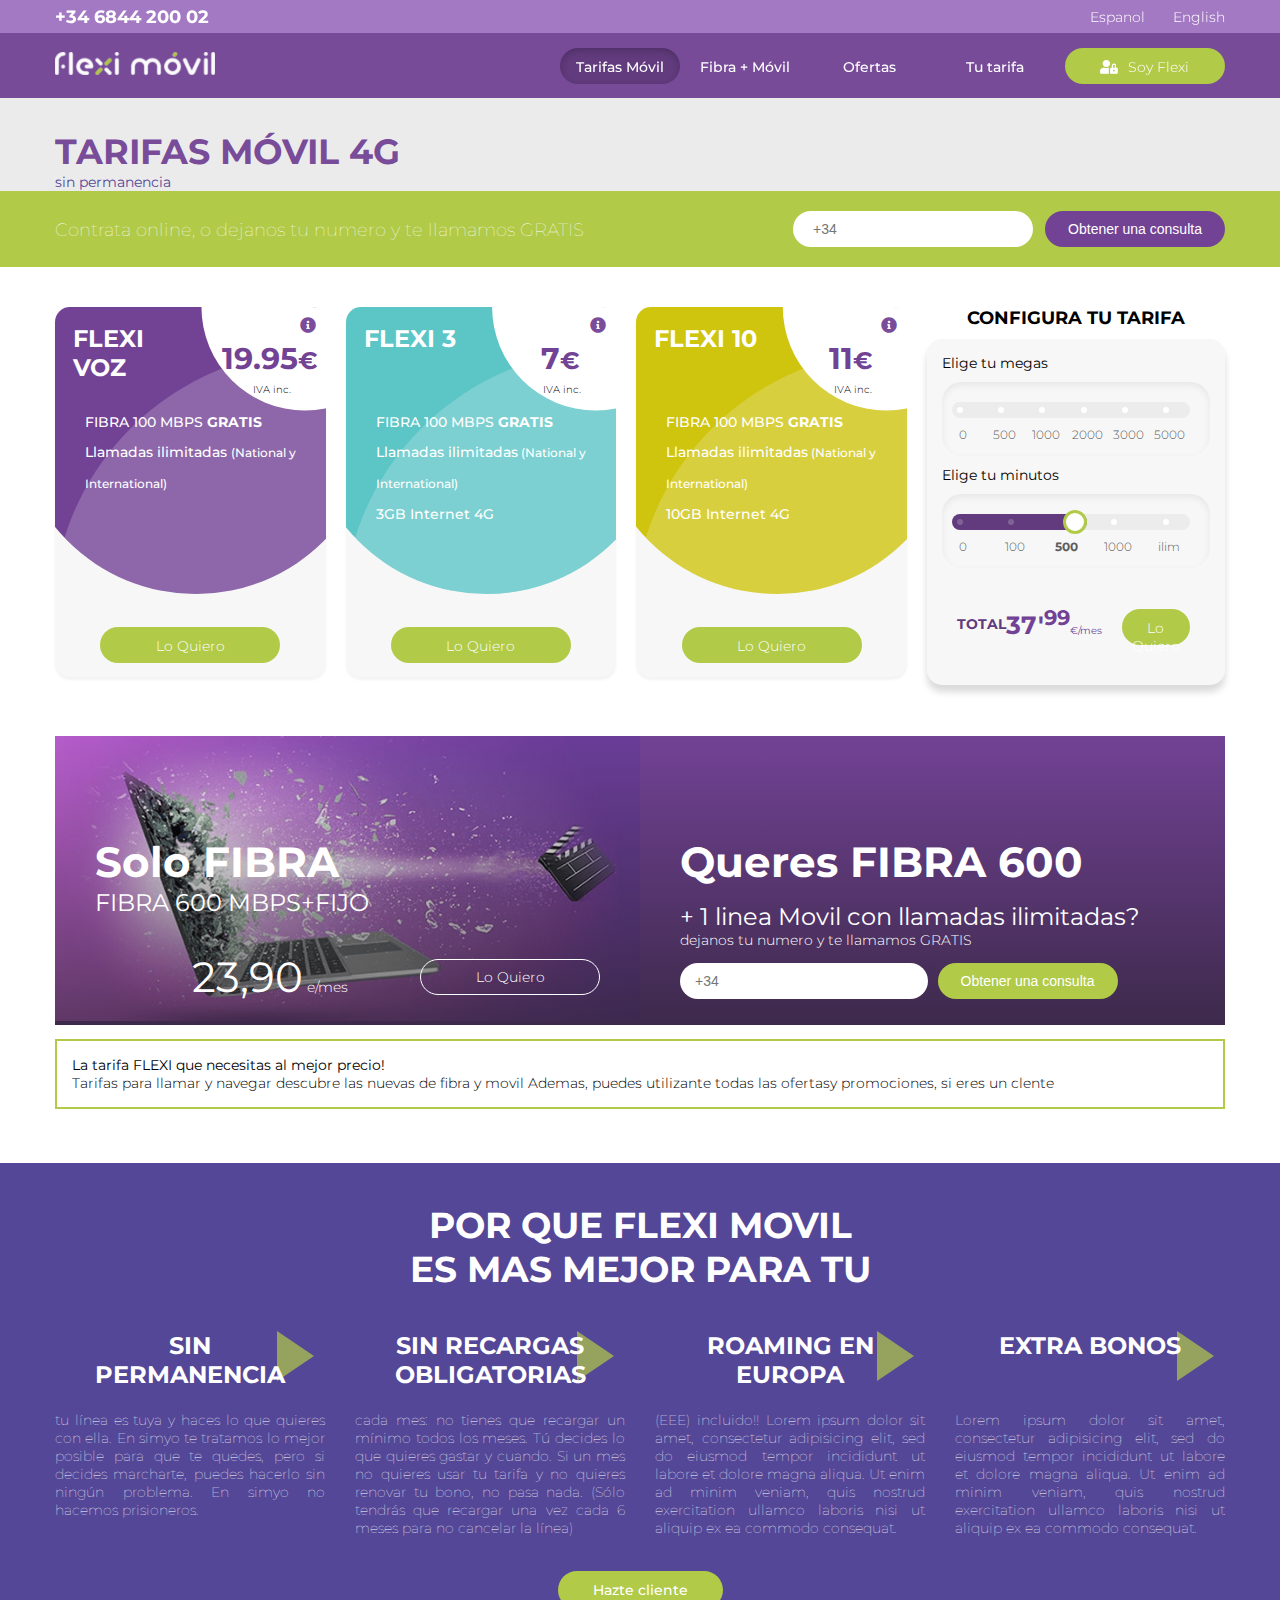
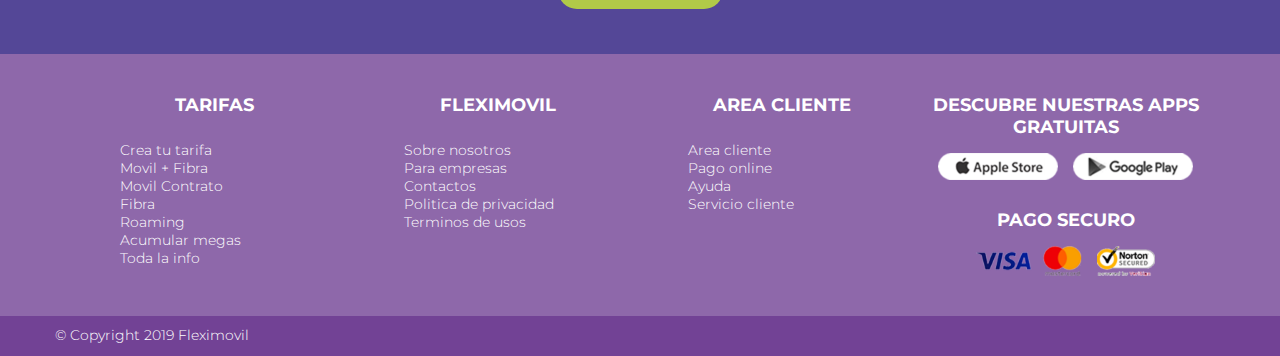
<file: movil.html>
<!doctype html>
<html lang="es">
<head>
    <meta charset="utf-8">
    <meta name="viewport" content="width=device-width, initial-scale=1, shrink-to-fit=no">
    <meta http-equiv="x-ua-compatible" content="ie=edge">
    <title>Movil 4G | Minutos y Gigas </title>
    <!-- Font Awesome -->
    <link rel="stylesheet" href="https://use.fontawesome.com/releases/v5.8.1/css/all.css">
    <!--&lt;!&ndash; Bootstrap core CSS &ndash;&gt;-->
    <link rel="stylesheet" href="css/radios-to-slider.min.css">
    <!-- Your custom styles (optional) -->
    <link href="css/style.css" rel="stylesheet">
    <link rel="stylesheet" href="https://cdn.linearicons.com/free/1.0.0/icon-font.min.css">
</head>
<body>
    <header class="header">
    <div class="header-topbar">
        <div class="wrapper topbar-wrapper">
            <div class="phoneNumber white-t">
                <span>+34 6844 200 02</span>
            </div>
            <div class="langbar">
                <a href="#" class="langbar-link">Espanol</a>
                <a href="#" class="langbar-link">English</a>
            </div>
        </div>
    </div>
    <div id="header" class="header-wrapper wrapper grid gap middle">
        <div class="header-logo">
            <img src="img/fm-logo.png" alt="Fleximovil - Fibra, Movil, Internet 4G">
        </div>

        <div class="gap header-menu">
            <ul class="header-menu__list">
                <li class="header-menu__item active"><a href="#" class="header-menu__link">Tarifas Móvil</a></li>
                <li class="header-menu__item"><a href="#" class="header-menu__link">Fibra + Móvil</a></li>
                <li class="header-menu__item"><a href="#" class="header-menu__link">Ofertas</a></li>
                <li class="header-menu__item"><a href="#" class="header-menu__link">Tu tarifa</a></li>
            </ul>
            <div class="client-area">
                <a href="#" class=" green-btn btn"><i class="fas fa-user-lock"></i><span>Soy Flexi</span></a>
            </div>
        </div>
        <div class="burger-menu">
            <a href="#" id="mobileMenu" class="burger menu-link white-t">&#9776;</a>
            <a href="#" id="mobileMenuClose" class="hide menu-link white-t">&times;</a>
        </div>

    </div>
    <!-- MOBILE NAV-->
    <div id="header-nav-mob" class="header-nav-mob">
        <div class="header-mob-menu">
            <ul class="header-mob-menu__list grid">
                <li class="header-mob-menu__item grid">
                    <a href="#" class="header-mob-menu__link"><span class="lnr lnr-smartphone"></span>Tarifas Móvil</a>
                </li>
                <li class="header-mob-menu__item grid">
                    <a href="#" class="header-mob-menu__link"><span class="lnr lnr-laptop-phone"></span> Fibra + Móvil</a>
                </li>
                <li class="header-mob-menu__item grid">
                    <a href="#" class="header-mob-menu__link"><span class="lnr lnr-tag"></span> Ofertas</a>
                </li>
                <li class="header-mob-menu__item grid">
                    <a href="#" class="header-mob-menu__link"><span class="lnr lnr-star"></span> Tu tarifa</a>
                </li>
            </ul>
            <div class="client-area-mob">
                <a href="#" class="btn green-btn fullwidth">
                    <i class="fas fa-user-lock"></i><span>Soy Flexi</span>
                </a>
            </div>
            <div class="header-nav-mob__bottom-menu">
                <ul class="bottom-menu__list">
                    <li class="bottom-menu-item"><a href="#" class="bottom-menu-link">Empresas</a></li>
                    <li class="bottom-menu-item"><a href="#" class="bottom-menu-link">Ayuda</a></li>
                    <li class="bottom-menu-item"><a href="#" class="bottom-menu-link">Empresas</a></li>
                </ul>
            </div>
        </div>
    </div>
    <!-- END MOBILE NAV-->
</header>
    <div id="title-block" class="title-block">
        <div class="wrapper">
            <h1 class="page-title">TARIFAS MÓVIL 4G <small>sin permanencia</small></h1>
        </div>
        <div class="optin">
            <form class="callbackform grid wrapper">
                <p>Contrata online, o dejanos tu numero y te llamamos GRATIS</p>
                <div class="callbackform-form-item grid">
                    <input id="Telefono" name="Telefono" type="text" placeholder="+34" class="rounded" required="">
                </div>
                <div class="callbackform-form-item grid">
                    <button id="enviar" name="enviar" class="btn">Obtener una consulta</button>
                </div>

            </form>
        </div>
    </div>

    <section id="product-section" class="product-section">
        <div class="product-section__service-list wrapper">
                <!--<h3>FIBRA GRATIS + MOVIL</h3>-->
            <div class="product-list">
                    
                <div class="product-item-widget">
                        <div class="product-card">
                            <div class="main-circle brandbg-v">
                                <div class="internal-circle"></div>
                                <h3 class="product-title white-t">FLEXI VOZ</h3>
                                <div class="corner-circle">
                                    <a href="#" class="info-link">
                                        <span class="info-btn"><i class="fas fa-info-circle"></i></span></a>
                                    <div class="corner-data">
                                        <p class="corner-price">19.95<span>€</span></p>
                                        <p class="iva">IVA inc.</p>
                                    </div>
                                </div>
                                <div class="product-details">
                                    <ul class="details-list">
                                        <li class="list-item white-t accent">FIBRA 100 MBPS <strong>GRATIS</strong></li>
                                        <li class="list-item white-t">Llamadas ilimitadas <small>(National y International)</small></li>
                                    </ul>
                                </div>
                            </div>
                            <div class="card-cta">
                                <a href="#" class="link_item btn btn-rounded brand-green">Lo Quiero</a>
                            </div>
                        </div>
                </div>
                <div class="product-item-widget">
                        <div class="product-card">
                            <div class="main-circle cyanbg">
                                <div class="internal-circle"></div>
                                <h3 class="product-title white-t">FLEXI 3</h3>
                                <div class="corner-circle">
                                    <a href="#" class="info-link">
                                        <span class="info-btn"><i class="fas fa-info-circle"></i></span></a>
                                    <div class="corner-data">
                                        <p class="corner-price">7<span>€</span></p>
                                        <p class="iva">IVA inc.</p>
                                    </div>

                                </div>
                                <div class="product-details">
                                    <ul class="details-list">
                                        <li class="list-item white-t accent">FIBRA 100 MBPS <strong>GRATIS</strong></li>
                                        <li class="list-item white-t">Llamadas ilimitadas<small> (National y International)</small></li>
                                        <li class="list-item white-t">3GB Internet 4G</li>
                                    </ul>
                                </div>
                            </div>
                            <div class="card-cta">
                                <a href="#" class="link_item btn btn-rounded brand-green">Lo Quiero</a>
                            </div>
                        </div>
                </div>
                <div class="product-item-widget">
                        <div class="product-card">
                            <div class="main-circle dark-yellow">
                                <div class="internal-circle"></div>
                                <h3 class="product-title white-t">FLEXI 10</h3>
                                <div class="corner-circle">
                                    <a href="#" class="info-link">
                                        <span class="info-btn"><i class="fas fa-info-circle"></i></span></a>
                                    <div class="corner-data">
                                        <p class="corner-price">11<span>€</span></p>
                                        <p class="iva">IVA inc.</p>
                                    </div>

                                </div>
                                <div class="product-details">
                                    <ul class="details-list">
                                        <li class="list-item white-t accent">FIBRA 100 MBPS <strong>GRATIS</strong></li>
                                        <li class="list-item white-t">Llamadas ilimitadas<small> (National y International)</small></li>
                                        <li class="list-item white-t">10GB Internet 4G</li>
                                    </ul>
                                </div>
                            </div>
                            <div class="card-cta">
                                <a href="#" class="link_item btn btn-rounded brand-green">Lo Quiero</a>
                            </div>
                        </div>
                </div>
                <div class="product-item-widget">
                        <div class="calculator">
                                <h2>configura tu TARIFA</h2>
                                <form action="" class="grid">
                                    <div class="form-item">
                                        <h3>Elige tu megas</h3>
                                        <div class="block calculator__block">
                                            <div id="gigas" class="calculator__options">
                                                <input id="0mb" name="options" type="radio">
                                                <label for="0mb">0</label>
                                                <input id="500mb" name="options" type="radio">
                                                <label for="500mb">500</label>
                                                <input id="1000mb" name="options" type="radio" checked>
                                                <label for="1000mb">1000</label>
                                                <input id="2000mb" name="options" type="radio">
                                                <label for="2000mb">2000</label>
                                                <input id="3000mb" name="options" type="radio">
                                                <label for="3000mb">3000</label>
                                                <input id="5000mb" name="options" type="radio">
                                                <label for="5000mb">5000</label>
                                            </div>
                                        </div>
                                    </div>
                                    <div class="form-item">
                                        <h3>Elige tu minutos</h3>
                                        <div class="block calculator__block">
                                            <div id="minutos" class="calculator__options">
                                                <input id="0min" name="options" type="radio">
                                                <label for="0min">0</label>
                                                <input id="100min" name="options" type="radio">
                                                <label for="100min">100</label>
                                                <input id="500min" name="options" type="radio" checked>
                                                <label for="500min">500</label>
                                                <input id="1000min" name="options" type="radio">
                                                <label for="1000min">1000</label>
                                                <input id="ilimm" name="options" type="radio" >
                                                <label for="ilimm">ilim</label>
                                            </div>
                                        </div>
                                    </div>
                                    <div class="calculator-total">
                                        <div class="calculator-sum">
                                            <p class="heading">TOTAL</p>
                                            <p class="total-sum">37'<sup>99</sup><span>€/mes</span></p>
                                        </div>
                                        <div class="calculator-cta">
                                            <a href="#" class="link_item btn brand-green">Lo Quiero</a>
                                        </div>
                                    </div>
                                </form>
                            </div>
                </div>
            </div>
        </div>
        <div class="fibra-promo-wrapper grid wrapper">
                <div class="fibra-offer__item">
                    <img src="/img/600mbps+fijo.jpg" alt="">
                    <div class="fibra-offer__content grid">
                        <h4>Solo FIBRA</h4>
                        <strong>FIBRA 600 MBPS<span>+</span>FIJO</strong>
                        <div class="card-cta">
                            <p class="price">
                                <strong>23,90</strong>
                                <small>e/mes</small>
                            </p>
                            <a href="#" class="link_item btn btn-rounded">Lo Quiero</a>
                        </div>
                    </div>
                </div>
                <div class="fibra-offer__item grid form">
                    <div class="fibra-offer__content grid">
                        <h4>Queres FIBRA 600</h4>
                        <p>
                            <strong>+ 1 linea Movil con llamadas ilimitadas?</strong>
                            <span>dejanos tu numero y te llamamos GRATIS</span>
                        </p>
                        <div class="fibra-offer__form grid">
                            <div class="callbackform-form-item">
                                <input id="Telefono" name="Telefono" type="text" placeholder="+34" class="rounded" required="required">
                            </div>
                            <div class="callbackform-form-item">
                                <button id="enviar" name="enviar" class="brandbg-g btn">Obtener una consulta</button>
                            </div>
                        </div>

                    </div>

                </div>
            </div>
        <div class="warning wrapper">
            <p>
                <b>La tarifa FLEXI que necesitas al mejor precio!</b>
                <br>Tarifas para llamar y navegar descubre las
                nuevas de fibra y movil Ademas, puedes utilizante todas las ofertasy promociones, si eres un clente</p>
        </div>
    </section>
    <section id="why-fleximovil" class="why-fleximovil">
        <div class="wrapper">
            <h2 class="white-t">POR QUE FLEXI MOVIL<br>
                ES MAS MEJOR PARA TU</h2>
            <div class="reasons-wrapper">
                <div class="reasons-item">
                    <h3 class="white-t">SIN PERMANENCIA</h3>
                    <p class="white-t">tu línea es tuya y haces lo que quieres con ella. En simyo te tratamos lo mejor posible para que te quedes, pero si decides marcharte, puedes hacerlo sin ningún problema. En simyo no hacemos prisioneros.</p>
                </div>
                <div class="reasons-item">
                    <h3 class="white-t">SIN RECARGAS OBLIGATORIAS</h3>
                    <p class="white-t">cada mes: no tienes que recargar un mínimo todos los meses. Tú decides lo que quieres gastar y cuando. Si un mes no quieres usar tu tarifa y no quieres renovar tu bono, no pasa nada. (Sólo tendrás que recargar una vez cada 6 meses para no cancelar la línea)</p>
                </div>
                <div class="reasons-item">
                    <h3 class="white-t">ROAMING EN EUROPA</h3>
                    <p class="white-t">(EEE) incluido!! Lorem ipsum dolor sit amet, consectetur adipisicing elit, sed do eiusmod tempor incididunt ut labore et dolore magna aliqua. Ut enim ad minim veniam, quis nostrud exercitation ullamco laboris nisi ut aliquip ex ea commodo consequat.</p>
                </div>
                <div class="reasons-item">
                    <h3 class="white-t">EXTRA BONOS</h3>
                    <p class="white-t">Lorem ipsum dolor sit amet, consectetur adipisicing elit, sed do eiusmod tempor incididunt ut labore et dolore magna aliqua. Ut enim ad minim veniam, quis nostrud exercitation ullamco laboris nisi ut aliquip ex ea commodo consequat. </p>
                </div>
            </div>
            <div class="card-cta">
                <a href="#" class="link_item btn-rounded brand-green cta-btn">Hazte cliente</a>
            </div>
        </div>
    </section>
    <footer class="footer">
        <div class="footer-nav">
            <div class="footer-wrapper wrapper">
                <div class="footer-column">
                    <h3 class="white-t">TARIFAS</h3>
                    <ul class="menu-list">
                        <li class="menu-item"><a href="#" class="menu-item-link white-t">Crea tu tarifa</a></li>
                        <li class="menu-item"><a href="#" class="menu-item-link white-t">Movil + Fibra</a></li>
                        <li class="menu-item"><a href="#" class="menu-item-link white-t">Movil Contrato</a></li>
                        <li class="menu-item"><a href="#" class="menu-item-link white-t">Fibra</a></li>
                        <li class="menu-item"><a href="#" class="menu-item-link white-t">Roaming</a></li>
                        <li class="menu-item"><a href="#" class="menu-item-link white-t">Acumular megas</a></li>
                        <li class="menu-item"><a href="#" class="menu-item-link white-t">Toda la info</a></li>
                    </ul>
                </div>
                <div class="footer-column">
                    <h3 class="white-t">FLEXIMOVIL</h3>
                    <ul class="menu-list">
                        <li class="menu-item"><a href="#" class="menu-item-link white-t">Sobre nosotros</a></li>
                        <li class="menu-item"><a href="#" class="menu-item-link white-t">Para empresas</a></li>
                        <li class="menu-item"><a href="#" class="menu-item-link white-t">Contactos</a></li>
                        <li class="menu-item"><a href="#" class="menu-item-link white-t">Politica de privacidad</a></li>
                        <li class="menu-item"><a href="#" class="menu-item-link white-t">Terminos de usos</a></li>
                    </ul>
                </div>
                <div class="footer-column">
                    <h3 class="white-t">AREA CLIENTE</h3>
                    <ul class="menu-list">
                        <li class="menu-item"><a href="#" class="menu-item-link white-t">Area cliente</a></li>
                        <li class="menu-item"><a href="#" class="menu-item-link white-t">Pago online</a></li>
                        <li class="menu-item"><a href="#" class="menu-item-link white-t">Ayuda</a></li>
                        <li class="menu-item"><a href="#" class="menu-item-link white-t">Servicio cliente</a></li>
                    </ul>
                </div>
                <div class="footer-column">
                    <h3 class="white-t">
                        DESCUBRE NUESTRAS APPS GRATUITAS
                    </h3>
                    <div class="apps">
                        <a href="#" class="apps-btn">
                            <img src="img/apple-btn.png" alt="">
                        </a>
                        <a href="#" class="apps-btn">
                            <img src="img/google-play-btn.png" alt="">
                        </a>
                    </div>
                    <h3 class="white-t">PAGO SECURO</h3>
                        <div class="payments-icons">
                            <img src="img/safe-payments.png" alt="">
                        </div>

                </div>
            </div>
        </div>
        <div class="footer-copyrights brandbg-v">
            <div class="wrapper">
                <span class="white-t">&copy; Copyright 2019 <a href="#" class="copyright-link white-t">Fleximovil</a></span>
            </div>
        </div>
    </footer>
    <script type="text/javascript" src="js/jquery-3.4.0.min.js"></script>
    <!-- Bootstrap tooltips -->
    <script type="text/javascript" src="js/popper.min.js"></script>
    <!-- Bootstrap core JavaScript -->
    <!--<script type="text/javascript" src="js/bootstrap.min.js"></script>-->
    <!-- MDB core JavaScript -->
    <script type="text/javascript" src="js/custom.js"></script>
    <script type="text/javascript" src="js/jquery.radios-to-slider.js"></script>
</body>
</html>
</file>
<file: css/style.css>
@charset "UTF-8";
@import url("https://fonts.googleapis.com/css?family=Montserrat:200,500,600,700,900&subset=cyrillic,latin-ext");
html {
  margin: 0;
  padding: 0; }

body {
  margin: 0; }

ul {
  list-style: none;
  padding: 0;
  margin: 0; }

*,
*:before,
*:after {
  box-sizing: border-box; }

h1,
h2,
h3,
h4,
h5,
h6 {
  margin: 0; }

@font-face {
  font-family: FontAwesome;
  src: url("../fonts/fontawesome-webfont.woff"); }

html {
  font-size: 14px; }

body {
  box-sizing: border-box;
  font-family: Montserrat, sans-serif;
  font-weight: 300; }

.border {
  border: 1px solid red; }

h1 {
  font-size: 2.5rem;
  font-weight: 700;
  color: rgba(114, 66, 149, 0.95); }
  h1 small {
    font-size: 1rem;
    display: block;
    font-weight: normal;
    color: #544797; }

h2 {
  font-size: 36px;
  font-weight: 700;
  text-align: center;
  text-transform: uppercase; }

a {
  text-decoration: none;
  transition: 500ms;
  color: #fff; }

.warning p {
  border: 2px solid #b1ca48;
  padding: 15px; }

section {
  height: auto;
  padding: 40px 0;
  width: 100%; }

.hide {
  display: none; }

.show {
  display: block; }

.grid {
  display: grid; }

.gap {
  grid-gap: 10px; }

.middle {
  align-items: center;
  justify-items: center; }

.hstart {
  justify-items: start; }

.hend {
  justify-items: end; }

.fullwidth {
  width: 100%; }

.btn {
  position: relative;
  display: block;
  justify-items: center;
  align-items: center;
  border-radius: 30px;
  align-self: center;
  transition: 500ms;
  max-width: 180px;
  width: 100%;
  font-size: 1rem;
  text-align: center;
  height: 36px;
  padding: 10px;
  background: transparent; }
  .btn:hover {
    background-color: #94ae25;
    color: #fff;
    box-shadow: 0 2px 5px 0 rgba(0, 0, 0, 0.16), 0 2px 10px 0 rgba(0, 0, 0, 0.12); }

.shadow {
  box-shadow: 0 2px 5px 0 rgba(0, 0, 0, 0.16), 0 2px 10px 0 rgba(0, 0, 0, 0.12); }

.rounded {
  border-radius: 20px; }

input {
  font-size: 1rem;
  color: #724295; }

button:focus,
input:focus {
  outline: 0;
  box-shadow: 0 2px 5px 0 rgba(0, 0, 0, 0.16), 0 2px 10px 0 rgba(0, 0, 0, 0.12); }

.deep-purple {
  background-color: rgba(114, 66, 149, 0.95); }

.brand-green {
  background-color: #b1ca48;
  color: #fff; }

.brandbg-v {
  background-color: #724295; }

.brandbg-g {
  background-color: #b1ca48; }

.green-btn {
  background-color: #b1ca48;
  text-align: center; }

.white-t {
  color: #ffffff; }

p.white-t {
  font-weight: 100; }

.brand-v {
  color: #724295; }

.brand-vl {
  color: rgba(114, 66, 149, 0.95); }

.brand-g {
  color: #b1ca48; }

/* CALCULATOR * / */
.radios-to-slider {
  background-color: #ececec;
  display: block;
  position: relative;
  margin-bottom: 80px;
  box-sizing: content-box; }

.radios-to-slider.medium {
  height: 6px;
  border-radius: 25px;
  padding: 5px;
  width: 315px; }

/* Levels */
.radios-to-slider .slider-level {
  cursor: pointer;
  position: absolute;
  display: block; }

.radios-to-slider .slider-level.slider-lower-level {
  opacity: 0.2; }

.radios-to-slider.medium .slider-level {
  width: 6px;
  height: 6px;
  border-radius: 22px;
  z-index: 2; }

.slider-label {
  position: absolute;
  display: block;
  cursor: pointer;
  color: #5e5e5e;
  text-align: center; }

.slider-label-active {
  font-weight: bold; }

.radios-to-slider.medium .slider-label {
  top: 25px;
  width: 35px; }

/* Slider bar */
.radios-to-slider .slider-bar {
  background-color: #613b7d;
  float: left;
  height: 100%;
  width: 0;
  pointer-events: none;
  display: none;
  position: absolute;
  left: 0;
  top: 0;
  min-width: 32px !important; }

.slider-bar.transition-enabled {
  -webkit-transition: .2s;
  -moz-transition: .2s;
  -o-transition: .2s;
  transition: .2s; }

.radios-to-slider.medium .slider-bar {
  border-radius: 16px; }

/* Slider Knob */
.slider-knob {
  position: relative;
  top: -4px;
  float: right;
  background-color: #ffffff;
  border: 3px solid #b1ca48; }

.radios-to-slider.medium .slider-knob {
  width: 24px;
  height: 24px;
  -webkit-border-radius: 25px;
  -moz-border-radius: 25px;
  border-radius: 25px; }

.active {
  background-color: #613b7d;
  border-radius: 1.5rem;
  box-shadow: inset 0 3px 7px 0 rgba(0, 0, 0, 0.19); }

.wrapper {
  max-width: 1200px;
  width: 100%;
  margin: auto;
  padding: 0 15px;
  display: grid; }

.header {
  position: fixed;
  background-color: rgba(114, 66, 149, 0.95);
  align-items: center;
  width: 100vw;
  z-index: 999; }
  .header-topbar {
    background-color: #a479c4;
    padding: 5px 0; }
  .header .topbar-wrapper {
    grid-template-columns: repeat(2, 160px);
    justify-content: space-between;
    align-items: center; }
    .header .topbar-wrapper .langbar {
      display: grid;
      grid-template-columns: 1fr 1fr;
      justify-items: end;
      font-size: 1rem; }
    .header .topbar-wrapper-link:hover, .header .topbar-wrapper-link:active {
      color: #b1ca48; }
    .header .topbar-wrapper .phoneNumber {
      font-size: 1.3rem;
      font-weight: 700; }
  .header-wrapper {
    grid-template-columns: 2fr 10fr;
    height: 65px; }
  .header-logo {
    width: 160px;
    align-self: center;
    justify-self: start; }
    .header-logo img {
      width: 100%; }

.header-menu {
  display: grid;
  grid-template-columns: 9fr 1fr;
  align-items: end; }
  .header-menu__list {
    display: grid;
    grid-template-columns: repeat(auto-fit, 120px);
    justify-content: end;
    grid-gap: 5px; }
  .header-menu__item {
    margin-left: 0;
    height: 36px;
    text-align: center;
    width: auto;
    padding: 10px 0; }
    .header-menu__item:hover {
      background-color: #613b7d;
      border-radius: 1.5rem;
      box-shadow: inset 0 3px 7px 0 rgba(0, 0, 0, 0.19); }
  .header-menu__link {
    color: #ffffff;
    font-weight: 500;
    font-size: 1rem; }
  .header-menu .client-area {
    width: 160px; }
    .header-menu .client-area i {
      margin-right: 10px; }
    .header-menu .client-area span {
      text-wrap: revert; }

.burger-menu {
  display: none;
  font-size: 2rem; }

.cta-btn {
  width: 160px;
  padding: 10px 35px;
  background-color: #b1ca48;
  font-weight: 500;
  margin: 0 20px;
  text-align: center;
  align-self: center;
  transition: 500ms; }
  .cta-btn:hover {
    background-color: #94ae25;
    color: #fff;
    box-shadow: 0 2px 5px 0 rgba(0, 0, 0, 0.16), 0 2px 10px 0 rgba(0, 0, 0, 0.12); }

.header-nav-mob {
  left: -90vh;
  transition: .5s; }
  .header-nav-mob .header-mob-menu {
    display: none; }
    .header-nav-mob .header-mob-menu .client-area-mob {
      display: none; }
  .header-nav-mob__bottom-menu {
    background-color: rgba(114, 66, 149, 0.95);
    height: 500px; }

#top {
  height: auto;
  background: #ebebeb; }
  #top .top-wrapper {
    display: grid;
    grid-gap: 10px;
    grid-template-columns: 1fr 370px;
    margin-top: 80px; }
  #top .offer {
    grid-template-rows: 100px 1fr; }
    #top .offer h1 {
      color: rgba(0, 0, 0, 0.8);
      line-height: 1.2;
      text-align: left;
      width: 60%;
      font-size: 2.7rem; }
  #top .slide-content {
    position: relative;
    display: grid; }
    #top .slide-content .slide-pic {
      position: relative;
      top: 0;
      left: 20px;
      width: 500px; }
    #top .slide-content .description {
      align-self: center;
      position: absolute;
      font-size: 1.2rem;
      width: 280px;
      z-index: 2;
      top: 30vh;
      right: 0; }
      #top .slide-content .description:before {
        position: absolute;
        content: "\f0da";
        font-size: 5rem;
        z-index: -1;
        font-family: FontAwesome, sans-serif;
        color: #b1ca48;
        right: 60px;
        opacity: .6; }
  #top .calculator h2 {
    font-size: 24px;
    font-weight: bold;
    line-height: 20px; }
    #top .calculator h2 sub {
      font-size: 16px;
      color: #724295;
      font-weight: normal; }
  #top .calculator form {
    background-color: #ffffff;
    border-radius: 20px;
    height: 460px;
    margin: 10px 0;
    padding: 15px 10px;
    box-shadow: 0 7px 7px 0 rgba(0, 0, 0, 0.15); }
    #top .calculator form .form-item {
      margin-top: 17px; }
    #top .calculator form .form-item:nth-child(1) {
      margin-top: 0; }
    #top .calculator form h3 {
      font-size: 14px;
      font-weight: 600;
      color: #724295;
      margin-bottom: 10px; }
    #top .calculator form label {
      font-size: 12px; }

.calculator__block {
  background-color: #f7f7f7;
  border-radius: 20px;
  position: relative;
  height: 74px;
  box-shadow: inset 0 3px 7px 0 rgba(0, 0, 0, 0.07);
  padding: 20px 10px; }

.calculator-total {
  display: flex;
  flex-flow: row;
  justify-content: space-between;
  align-items: center;
  padding: 15px 0; }
  .calculator-total .calculator-sum {
    flex-basis: 50%;
    margin-left: 15px; }
    .calculator-total .calculator-sum .heading {
      font-size: 12px;
      font-weight: bold;
      text-transform: uppercase;
      color: #613b7d;
      margin: 0; }
    .calculator-total .calculator-sum .total-sum {
      font-size: 29px;
      line-height: 29px;
      font-weight: bold;
      color: #724295;
      margin: 10px 0; }
      .calculator-total .calculator-sum .total-sum span {
        font-weight: normal;
        font-size: 12px; }
  .calculator-total .calculator-cta {
    padding: 0 20px;
    width: 100%;
    display: flex;
    justify-items: flex-end; }
    .calculator-total .calculator-cta a {
      text-align: center; }
      .calculator-total .calculator-cta a:hover {
        color: #ffffff;
        box-shadow: 0 2px 5px 0 rgba(0, 0, 0, 0.16), 0 2px 10px 0 rgba(0, 0, 0, 0.12); }

.promo-wrapper {
  grid-template-columns: 70% 30%;
  grid-gap: 10px; }
  .promo-wrapper .offer-link {
    position: relative;
    padding-bottom: 40px;
    padding-right: 40px;
    padding-left: 40px;
    z-index: 1; }
    .promo-wrapper .offer-link:after {
      position: absolute;
      content: '';
      left: 0;
      bottom: 0;
      width: 100%;
      height: 100%;
      z-index: -1;
      background-image: linear-gradient(0deg, rgba(26, 26, 26, 0.6) 0%, rgba(114, 66, 149, 0)); }
    .promo-wrapper .offer-link .promo-title {
      position: relative;
      color: #fff;
      font-size: 36px;
      font-weight: 600;
      transition: 1s; }
  .promo-wrapper .offer-link:hover .promo-title {
    letter-spacing: 1px;
    font-weight: 500; }
  .promo-wrapper .wide-offer {
    background-size: cover;
    padding-top: 40.2%; }
  .promo-wrapper .short-offer {
    background: url("../img/fibra-para-siempre.jpg") no-repeat center;
    background-size: cover;
    padding-top: 53.64%; }

.fibra-promo-wrapper {
  grid-template-columns: 1fr 1fr; }
  .fibra-promo-wrapper .offer-link {
    position: relative;
    padding-bottom: 40px;
    padding-right: 40px;
    padding-left: 40px;
    z-index: 1; }
    .fibra-promo-wrapper .offer-link:after {
      position: absolute;
      content: '';
      left: 0;
      bottom: 0;
      width: 100%;
      height: 100%;
      z-index: -1;
      background-image: linear-gradient(0deg, rgba(26, 26, 26, 0.6) 0%, rgba(114, 66, 149, 0)); }
  .fibra-promo-wrapper .promo-title {
    position: relative;
    color: #fff;
    font-size: 36px;
    font-weight: 600;
    transition: 1s; }
  .fibra-promo-wrapper .offer-link:hover .promo-title {
    letter-spacing: 1px;
    font-weight: 500; }
  .fibra-promo-wrapper .fibra-offer {
    margin-top: 20px;
    grid-template-rows: 1fr 1fr;
    color: #fff;
    grid-gap: 15px; }
    .fibra-promo-wrapper .fibra-offer__item {
      z-index: 1;
      position: relative;
      background-color: #724295; }
      .fibra-promo-wrapper .fibra-offer__item img {
        position: relative;
        top: 0;
        left: 0;
        object-fit: cover;
        width: 100%;
        height: 285px;
        z-index: 0; }
      .fibra-promo-wrapper .fibra-offer__item:after {
        position: absolute;
        content: '';
        left: 0;
        bottom: 0;
        width: 100%;
        height: 100%;
        z-index: 1;
        background-image: linear-gradient(0deg, rgba(26, 26, 26, 0.6) 0%, rgba(114, 66, 149, 0)); }
    .fibra-promo-wrapper .fibra-offer__content {
      position: absolute;
      z-index: 2;
      top: 0;
      left: 0;
      padding: 100px 40px 40px 40px;
      color: #fff;
      width: 100%; }
      .fibra-promo-wrapper .fibra-offer__content h4 {
        font-size: 3rem; }
      .fibra-promo-wrapper .fibra-offer__content strong {
        margin-bottom: 20px;
        font-size: 1.7rem; }
      .fibra-promo-wrapper .fibra-offer__content .card-cta {
        display: grid;
        justify-items: end;
        grid-template-columns: 1fr 1fr; }
        .fibra-promo-wrapper .fibra-offer__content .card-cta strong {
          font-size: 3rem; }
        .fibra-promo-wrapper .fibra-offer__content .card-cta small {
          font-size: 1rem; }
        .fibra-promo-wrapper .fibra-offer__content .card-cta .btn {
          background: transparent;
          display: grid;
          align-content: center;
          border: 1px solid #fff;
          max-width: 180px; }
          .fibra-promo-wrapper .fibra-offer__content .card-cta .btn:hover {
            background-color: #b1ca48;
            border: none; }
    .fibra-promo-wrapper .fibra-offer__form {
      grid-template-columns: 1fr 1fr;
      grid-gap: 10px; }
      .fibra-promo-wrapper .fibra-offer__form input {
        width: 100%;
        height: 36px;
        border: 0;
        padding: 0 15px; }
      .fibra-promo-wrapper .fibra-offer__form button {
        padding: 9px 0;
        border: none;
        color: #fff; }

#offers {
  background-color: #ebebeb; }
  #offers .offers-wrapper {
    display: grid;
    grid-template-columns: 1fr; }
  #offers h2 {
    color: #724295;
    text-align: center;
    margin-bottom: 15px; }

.product-list {
  display: grid;
  grid-template-columns: 1fr 1fr 1fr 1fr;
  grid-gap: 20px; }

.product-item-widget {
  position: relative; }
  .product-item-widget .calculator {
    position: relative; }
    .product-item-widget .calculator h2 {
      font-size: 18px;
      margin-bottom: 10px; }
    .product-item-widget .calculator h3 {
      font-size: 1rem;
      font-weight: normal;
      margin-bottom: 10px; }
    .product-item-widget .calculator form {
      box-shadow: 0 7px 7px 0 rgba(0, 0, 0, 0.15);
      padding: 15px;
      background-color: #f7f7f7;
      border-radius: 15px; }
    .product-item-widget .calculator .form-item {
      margin-bottom: 10px; }
    .product-item-widget .calculator .calculator-sum {
      display: grid;
      grid-template-columns: 1fr 1fr; }
    .product-item-widget .calculator label {
      font-size: 12px; }
    .product-item-widget .calculator p {
      margin: 0; }
    .product-item-widget .calculator .heading {
      font-size: 1rem;
      align-self: center; }
    .product-item-widget .calculator .total-sum {
      text-align: right;
      font-size: 1.8rem;
      font-weight: 700; }
      .product-item-widget .calculator .total-sum span {
        font-weight: normal;
        font-size: 0.4em; }
    .product-item-widget .calculator .calculator-cta {
      margin-top: 5px;
      display: grid;
      justify-self: center; }
  .product-item-widget__title {
    padding-top: 60px;
    text-align: center;
    font-size: 3rem;
    color: #724295;
    text-shadow: -6px 4px 2px #54479714; }
    .product-item-widget__title:before {
      position: absolute;
      content: "\f067";
      font-size: 5rem;
      z-index: 2;
      font-family: FontAwesome, sans-serif;
      color: #724295;
      left: -10px;
      top: 120px;
      opacity: .4; }
    .product-item-widget__title small {
      font-size: 2rem;
      display: block;
      color: #b1ca48; }
  .product-item-widget .product-card {
    background-color: #f7f7f7;
    height: 370px;
    border-radius: 15px;
    position: relative;
    box-shadow: 0 3px 3px 0 rgba(0, 0, 0, 0.05);
    transition-duration: 500ms; }
    .product-item-widget .product-card:hover {
      margin-top: -5px;
      box-shadow: 0 7px 16px 0 rgba(0, 0, 0, 0.1); }
    .product-item-widget .product-card .main-circle {
      border-radius: 15px;
      position: relative;
      height: 320px;
      clip-path: circle(61.2% at 52% 33%);
      -webkit-clip-path: circle(61.2% at 52% 33%); }
      .product-item-widget .product-card .main-circle .internal-circle {
        z-index: 1;
        height: 370px;
        position: relative;
        background-color: rgba(255, 255, 255, 0.2);
        clip-path: circle(82.7% at 98% 84%);
        -webkit-clip-path: circle(82.7% at 98% 84%); }
        .product-item-widget .product-card .main-circle .internal-circle .product-title {
          position: absolute;
          color: #fff;
          z-index: 6; }
      .product-item-widget .product-card .main-circle .product-title {
        position: absolute;
        top: 18px;
        left: 18px;
        font-size: 24px;
        font-weight: bold;
        line-height: 1.2;
        text-align: left;
        max-width: 45%; }
      .product-item-widget .product-card .main-circle .corner-circle {
        background-color: #fff;
        -webkit-clip-path: circle(49.8% at 92% 0);
        clip-path: circle(49.8% at 92% 0);
        position: relative;
        z-index: 2;
        top: -370px;
        right: -1px;
        height: 115px;
        border-radius: 15px; }
        .product-item-widget .product-card .main-circle .corner-circle .info-link {
          position: relative;
          left: 90%;
          top: 10px;
          text-align: right; }
          .product-item-widget .product-card .main-circle .corner-circle .info-link i {
            font-size: 16px;
            color: rgba(114, 66, 149, 0.95); }
        .product-item-widget .product-card .main-circle .corner-circle .corner-data {
          text-align: center;
          color: #724295;
          position: relative;
          z-index: 6;
          font-size: 30px;
          right: 0;
          top: 40px;
          width: 115px;
          float: right; }
          .product-item-widget .product-card .main-circle .corner-circle .corner-data .corner-price {
            font-weight: 700;
            margin: 0;
            line-height: 24px; }
            .product-item-widget .product-card .main-circle .corner-circle .corner-data .corner-price span {
              font-size: 24px; }
          .product-item-widget .product-card .main-circle .corner-circle .corner-data .iva {
            font-size: 10px;
            color: #000;
            padding-left: 5px; }
      .product-item-widget .product-card .main-circle .product-details {
        position: absolute;
        top: 100px;
        left: 30px; }
        .product-item-widget .product-card .main-circle .product-details .list-item {
          font-size: 14px;
          font-weight: 500;
          line-height: 30px; }
    .product-item-widget .product-card .card-cta {
      padding: 0 40px;
      display: flex;
      justify-content: space-around; }
  .product-item-widget strong {
    color: #fff;
    text-transform: uppercase; }
  .product-item-widget-form-item {
    margin: 20px 0; }
  .product-item-widget input {
    width: 100%;
    height: 36px;
    border: 0;
    padding: 15px; }
  .product-item-widget button {
    width: 100%;
    height: 36px;
    border: 0;
    color: #fff; }

.product-item-widget:nth-child(2) .main-circle {
  background-color: #5cc5c6; }

.product-item-widget:nth-child(3) .main-circle {
  background-color: #cfc40e; }

.product-item-widget:nth-child(4) .main-circle {
  background-color: #544797; }

#fibra-check {
  height: auto;
  background-color: #b1ca48; }
  #fibra-check .fibra-wrapper {
    display: grid;
    grid-template-columns: 1fr; }
  #fibra-check .fibra-check-content {
    margin-top: 40px;
    grid-template-columns: 30% 70%;
    justify-items: center; }
    #fibra-check .fibra-check-content img {
      width: 100%;
      height: auto; }
  #fibra-check .fibra-advantages-list {
    position: relative;
    grid-template-columns: repeat(4, 25%); }
    #fibra-check .fibra-advantages-list .advantages-item {
      color: #544797;
      display: grid;
      justify-items: center; }
    #fibra-check .fibra-advantages-list .adv-title {
      margin-top: 15px;
      padding: 15px;
      font-weight: 500;
      text-align: center;
      color: #ffffff;
      text-transform: uppercase;
      align-self: start; }
    #fibra-check .fibra-advantages-list .svg-icon {
      width: 140px;
      height: 140px;
      text-align: center;
      background: #f7f7f7;
      border-radius: 50%;
      display: grid;
      justify-items: center;
      align-items: center;
      box-shadow: inset 0 3px 7px 0 rgba(0, 0, 0, 0.19); }
      #fibra-check .fibra-advantages-list .svg-icon svg {
        width: 50px;
        height: auto;
        fill: #544797; }
  #fibra-check .fibra-check-adv {
    display: grid;
    grid-template-columns: 100%; }
  #fibra-check h4 {
    font-size: 2rem;
    text-align: center;
    margin-bottom: 20px;
    text-transform: uppercase; }
  #fibra-check .fibra-check-frm {
    justify-items: center;
    padding: 0 15px;
    grid-gap: 10px; }
    #fibra-check .fibra-check-frm .fibra-check-inputs {
      grid-template-columns: 35% 35% 30%;
      grid-gap: 15px;
      margin-bottom: 15px; }
      #fibra-check .fibra-check-frm .fibra-check-inputs input {
        background-color: #f7f7f7;
        height: 40px;
        border: 0;
        padding: 0 15px; }
        #fibra-check .fibra-check-frm .fibra-check-inputs input:focus {
          outline: 0; }
    #fibra-check .fibra-check-frm button {
      min-width: 100%;
      border: 0;
      color: #ffffff;
      padding: 0 40px;
      box-shadow: 0 2px 5px 0 rgba(0, 0, 0, 0.16), 0 2px 10px 0 rgba(0, 0, 0, 0.12); }
      #fibra-check .fibra-check-frm button:hover {
        background-color: #544797; }

#why-fleximovil {
  background-color: #544797; }
  #why-fleximovil .reasons-wrapper {
    display: grid;
    grid-template-columns: 1fr 1fr 1fr 1fr;
    grid-gap: 30px;
    margin-top: 40px; }
    #why-fleximovil .reasons-wrapper .reasons-item {
      position: relative;
      z-index: 1; }
      #why-fleximovil .reasons-wrapper .reasons-item:before {
        content: '';
        position: absolute;
        background: url("../img/triangle.svg") no-repeat center;
        background-size: contain;
        width: 50px;
        height: 50px;
        right: 5px;
        opacity: .7;
        z-index: -1; }
    #why-fleximovil .reasons-wrapper h3 {
      font-size: 24px;
      width: 220px;
      height: 66px;
      margin: auto;
      text-align: center; }
    #why-fleximovil .reasons-wrapper p {
      word-break: break-word;
      text-align: justify; }
  #why-fleximovil .card-cta {
    text-align: center;
    margin: 30px auto 15px; }
    #why-fleximovil .card-cta a {
      border-radius: 30px;
      height: 36px; }

#title-block {
  background-color: #ebebeb;
  padding-top: 130px; }
  #title-block .optin {
    background-color: #b1ca48;
    padding: 20px 10PX; }
    #title-block .optin .callbackform {
      grid-template-columns: 4fr 1fr 1fr;
      align-items: center;
      justify-items: start;
      grid-gap: 10px; }
      #title-block .optin .callbackform p {
        color: #fff;
        text-align: center;
        font-size: 1.3rem;
        font-weight: 100;
        margin: 0; }
      #title-block .optin .callbackform-form-item {
        width: 100%;
        justify-items: end; }
      #title-block .optin .callbackform input {
        width: 240px;
        height: 36px;
        justify-self: center;
        border: 0px;
        padding: 0 20px; }
      #title-block .optin .callbackform button {
        background-color: #724295;
        border: 0;
        align-self: center;
        color: #fff;
        padding: 7px 10px; }
        #title-block .optin .callbackform button:hover {
          background-color: #fff;
          border: none;
          color: #724295; }

.about-us__paragraph {
  margin: 10px 0;
  grid-template-areas: 'paragraph thumb';
  grid-template-columns: 3fr 4fr;
  align-items: center; }

.about-us__paragraph:nth-child(2) {
  grid-template-areas: 'thumb paragraph';
  grid-template-columns: 4fr 3fr; }

.about-us__text {
  grid-area: paragraph; }

.about-us__thumbnail {
  grid-area: thumb; }
  .about-us__thumbnail img {
    width: 100%; }

#product-section .promo-wrapper {
  grid-template-columns: 1fr 1fr; }

footer {
  display: flex;
  flex-flow: column nowrap;
  justify-content: space-between;
  height: auto;
  background-color: rgba(114, 66, 149, 0.8); }
  footer h3 {
    font-size: 18px;
    font-weight: bold;
    text-align: center;
    margin: 0; }
  footer .footer-wrapper {
    padding: 40px;
    display: grid;
    grid-template-columns: repeat(4, minmax(100px, 360px));
    grid-gap: 15px; }
    footer .footer-wrapper .menu-list {
      margin-top: 25px;
      display: flex;
      flex-flow: column nowrap;
      align-items: flex-start; }
      footer .footer-wrapper .menu-list .menu-item {
        padding-left: 40px; }
      footer .footer-wrapper .menu-list .menu-item-link {
        transition: 500ms;
        transition-property: letter-spacing; }
      footer .footer-wrapper .menu-list .menu-item-link:hover {
        letter-spacing: 1px;
        color: #b1ca48; }
    footer .footer-wrapper .apps {
      margin-top: 15px;
      margin-bottom: 25px;
      display: flex;
      flex-flow: row nowrap;
      justify-content: space-around;
      align-items: center; }
      footer .footer-wrapper .apps .apps-btn {
        width: 120px; }
        footer .footer-wrapper .apps .apps-btn img {
          width: 100%; }
    footer .footer-wrapper .payments-icons {
      height: 30px;
      width: auto;
      margin-top: 15px;
      text-align: center; }
      footer .footer-wrapper .payments-icons img {
        height: 100%; }
  footer .footer-copyrights {
    height: 40px;
    position: relative;
    align-items: center;
    padding: 10px 0; }
    footer .footer-copyrights .copyright-link:hover {
      letter-spacing: 1px;
      color: #b1ca48; }

@media (max-width: 1199px) {
  html {
    font-size: 14px; }
  #top .offer .slide-pic {
    position: relative;
    top: 0;
    left: 0;
    width: 420px; }
  #promo .promo-wrapper {
    grid-template-columns: 50% 50%; } }

@media (max-width: 991px) {
  html {
    font-size: 12px; }
  .header-wrapper {
    grid-template-columns: 3fr 4fr 60px; }
  .header-menu {
    grid-template-columns: 1fr;
    justify-self: end; }
    .header-menu__list {
      display: none; }
  .burger-menu {
    justify-self: end;
    display: block;
    font-size: 30px; }
  .header-logo img {
    width: 140px; }
  .collapse {
    z-index: 50;
    background-color: rgba(255, 255, 255, 0.95);
    position: absolute;
    width: 90%;
    height: 100vh;
    left: 0; }
    .collapse .header-mob-menu {
      padding: 15px 0;
      display: block; }
      .collapse .header-mob-menu .client-area-mob {
        display: block;
        justify-items: stretch;
        padding: 0 20px;
        margin-bottom: 20px; }
      .collapse .header-mob-menu__item {
        align-items: center;
        height: 50px;
        padding-left: 15px;
        border-bottom: 1px solid #ece3f3; }
      .collapse .header-mob-menu__link {
        color: #724295;
        font-size: 1.4rem; }
  #top .offer {
    display: grid;
    grid-area: 1fr / 1fr; }
    #top .offer .slide-content {
      position: relative; }
      #top .offer .slide-content .slide-pic {
        position: relative;
        z-index: 1;
        width: 320px;
        align-self: center; }
      #top .offer .slide-content .description {
        top: 40vh; }
  #top .top-wrapper {
    grid-template-columns: 45% 1fr; }
  #top .calculator h2 {
    font-size: 18px; }
  .product-list {
    grid-template-columns: 1fr 1fr;
    grid-template-rows: 220px; }
  .product-item-widget .product-card {
    height: 220px; }
    .product-item-widget .product-card .main-circle {
      height: inherit;
      clip-path: circle(90.2% at 35% -2%); }
      .product-item-widget .product-card .main-circle .internal-circle {
        height: inherit; }
      .product-item-widget .product-card .main-circle .corner-circle {
        clip-path: circle(31.8% at 95% 0);
        top: -220px; }
        .product-item-widget .product-card .main-circle .corner-circle .corner-data {
          right: -10px;
          top: 30px;
          width: 115px;
          font-size: 20px; }
          .product-item-widget .product-card .main-circle .corner-circle .corner-data .iva {
            margin: 0; }
      .product-item-widget .product-card .main-circle .product-details {
        width: 90%;
        top: 60px;
        left: 10px; }
        .product-item-widget .product-card .main-circle .product-details small {
          font-size: 0.8rem; }
        .product-item-widget .product-card .main-circle .product-details .list-item {
          display: inline-block;
          font-weight: 500;
          font-size: 12px;
          line-height: 16px;
          margin-bottom: 5px; }
          .product-item-widget .product-card .main-circle .product-details .list-item:before {
            content: '•';
            margin: 0 5px; }
    .product-item-widget .product-card .card-cta {
      top: -50px;
      position: relative;
      right: -110px; }
  #why-fleximovil .reasons-wrapper {
    grid-template-columns: repeat(2, 1fr); }
  #fibra-check .fibra-check-content {
    grid-template-columns: 1fr; }
    #fibra-check .fibra-check-content .fibra-check-pic {
      display: none; }
  #fibra-check .fibra-advantages-list .svg-icon {
    width: 100px;
    height: 100px; }
    #fibra-check .fibra-advantages-list .svg-icon svg {
      width: 40px; }
  footer {
    grid-template-columns: 1fr 1fr; }
    footer h3 {
      font-size: 16px; }
    footer .footer-wrapper .menu-list .menu-item-link {
      line-height: 1.7rem; } }

@media (max-width: 768px) {
  section {
    padding: 20px 0; }
  h1 {
    font-size: 1.8rem;
    width: 100%;
    text-align: center; }
  h2 {
    font-size: 20px; }
  h3 {
    text-align: center;
    margin-bottom: 20px; }
  #top .offer {
    grid-template-rows: 60px 1fr; }
    #top .offer h1 {
      font-size: 24px;
      width: 100%; }
  #top .top-wrapper {
    grid-template-columns: 1fr;
    justify-items: center; }
    #top .top-wrapper .slide-content {
      position: relative;
      justify-self: start; }
      #top .top-wrapper .slide-content .description {
        left: 30vw;
        top: 180px; }
    #top .top-wrapper .calculator {
      margin-top: 20px; }
      #top .top-wrapper .calculator form {
        grid-template-columns: 80vw; }
  #promo .promo-wrapper {
    grid-template-columns: 1fr; }
    #promo .promo-wrapper .offer-link .promo-title {
      font-size: 18px; }
    #promo .promo-wrapper .wide-offer {
      padding-top: 20.2%; }
    #promo .promo-wrapper .short-offer {
      padding-top: 20.2%; }
  .fibra-promo-wrapper {
    padding: 40px 0;
    grid-template-columns: 1fr;
    grid-template-rows: 1fr 1fr; }
    .fibra-promo-wrapper .fibra-offer__content {
      padding-top: 100px; }
      .fibra-promo-wrapper .fibra-offer__content h4 {
        font-size: 2.5rem; }
    .fibra-promo-wrapper .fibra-offer__content:nth-child(1) {
      padding-top: 40px; }
    .fibra-promo-wrapper .fibra-offer__item img {
      height: 240px; }
    .fibra-promo-wrapper .fibra-offer__form {
      grid-template-columns: 1fr; }
  .product-list {
    grid-template-columns: 1fr;
    grid-template-rows: 180px;
    grid-gap: 20px; }
    .product-list .product-item-widget {
      height: 180px; }
      .product-list .product-item-widget__title {
        padding-top: 30px; }
        .product-list .product-item-widget__title:before {
          right: 45%;
          top: 130px;
          opacity: .4;
          rotate: 90deg;
          transform: rotate(90deg); }
      .product-list .product-item-widget .product-card {
        height: 180px; }
        .product-list .product-item-widget .product-card .main-circle {
          height: inherit;
          clip-path: circle(106.2% at 35% -2%); }
          .product-list .product-item-widget .product-card .main-circle .product-title {
            font-size: 18px;
            top: 10px;
            left: 10px; }
          .product-list .product-item-widget .product-card .main-circle .internal-circle {
            height: inherit; }
          .product-list .product-item-widget .product-card .main-circle .corner-circle {
            top: -180px;
            clip-path: circle(28.8% at 92% 0); }
            .product-list .product-item-widget .product-card .main-circle .corner-circle .corner-data {
              width: 100px;
              top: 15px;
              right: 0; }
            .product-list .product-item-widget .product-card .main-circle .corner-circle .info-link {
              display: none; }
          .product-list .product-item-widget .product-card .main-circle .product-details {
            width: 90%;
            top: 60px;
            left: 10px; }
            .product-list .product-item-widget .product-card .main-circle .product-details small {
              font-size: 0.8rem; }
            .product-list .product-item-widget .product-card .main-circle .product-details .list-item {
              display: inline-block;
              font-weight: 500;
              font-size: 12px;
              line-height: 16px;
              margin-bottom: 5px; }
              .product-list .product-item-widget .product-card .main-circle .product-details .list-item:before {
                content: '•';
                margin: 0 5px; }
        .product-list .product-item-widget .product-card .card-cta {
          position: absolute;
          top: 130px;
          right: 10px; }
          .product-list .product-item-widget .product-card .card-cta a {
            box-shadow: 0 2px 5px 0 rgba(0, 0, 0, 0.16), 0 2px 10px 0 rgba(0, 0, 0, 0.12); }
  #fibra-check .fibra-advantages-list {
    grid-template-columns: repeat(2, 1fr); }
  #fibra-check .fibra-check-frm {
    grid-template-columns: 1fr; }
    #fibra-check .fibra-check-frm button {
      grid-area: span 2; }
  #why-fleximovil .reasons-wrapper {
    grid-gap: 10px;
    grid-template-columns: 1fr; }
    #why-fleximovil .reasons-wrapper h3 {
      font-size: 18px;
      height: 33px; }
  #product-section .promo-wrapper {
    grid-template-columns: 1fr; }
  #title-block .optin .callbackform {
    grid-template-columns: 1fr;
    grid-gap: 20px; }
  footer .footer-wrapper {
    grid-template-columns: 1fr; }
    footer .footer-wrapper .menu-list {
      margin-top: 10px;
      margin-bottom: 20px;
      align-items: flex-start; }
      footer .footer-wrapper .menu-list .menu-item {
        margin-bottom: 5px;
        padding-left: 10px; }
    footer .footer-wrapper .apps .apps-btn {
      width: 100px; } }

@media (max-width: 480px) {
  #title-block {
    padding-top: 120px; }
  h2 {
    font-size: 18px; }
  .header-menu {
    grid-template-columns: 3fr 60px; }
    .header-menu .client-area {
      display: none; }
  #top .offer {
    justify-items: center; }
    #top .offer h1 {
      font-size: 2.6rem;
      width: 80%;
      text-align: center; }
    #top .offer .slide-content {
      grid-template-columns: 1fr;
      margin: auto; }
      #top .offer .slide-content .slide-pic {
        width: 240px; }
      #top .offer .slide-content .description {
        position: static; } }
</file>
<file: css/radios-to-slider.min.css>
.radios-to-slider{background-color:#e0e0e0;display:block;position:relative;margin-bottom:80px;-webkit-box-sizing:content-box;-moz-box-sizing:content-box;-o-box-sizing:content-box;box-sizing:content-box}.radios-to-slider.medium{height:22px;-webkit-border-radius:25px;-moz-border-radius:25px;-o-border-radius:25px;border-radius:25px;padding:5px}.radios-to-slider .slider-level{background-color:#fff;cursor:pointer;position:absolute;display:block}.radios-to-slider .slider-level.slider-lower-level{opacity:.2}.radios-to-slider.medium .slider-level{width:22px;height:22px;-webkit-border-radius:22px;-moz-border-radius:22px;-o-border-radius:22px;border-radius:22px;z-index:2}.slider-label{position:absolute;display:block;cursor:pointer;color:#5e5e5e;text-align:center}.slider-label-active{font-weight:bold}.radios-to-slider.medium .slider-label{top:50px;width:44px}.radios-to-slider .slider-bar{background-color:#00b4f1;float:left;height:100%;width:0;pointer-events:none;display:none;position:absolute;left:0;top:0;min-width:32px!important}.slider-bar.transition-enabled{-webkit-transition:.2s;-moz-transition:.2s;-o-transition:.2s;transition:.2s}.radios-to-slider.medium .slider-bar{-webkit-border-radius:22px;-moz-border-radius:22px;-o-border-radius:22px;border-radius:22px}.slider-knob{float:right;background-color:#0977b5}.radios-to-slider.medium .slider-knob{width:32px;height:32px;-webkit-border-radius:25px;-moz-border-radius:25px;-o-border-radius:25px;border-radius:25px}
</file>
